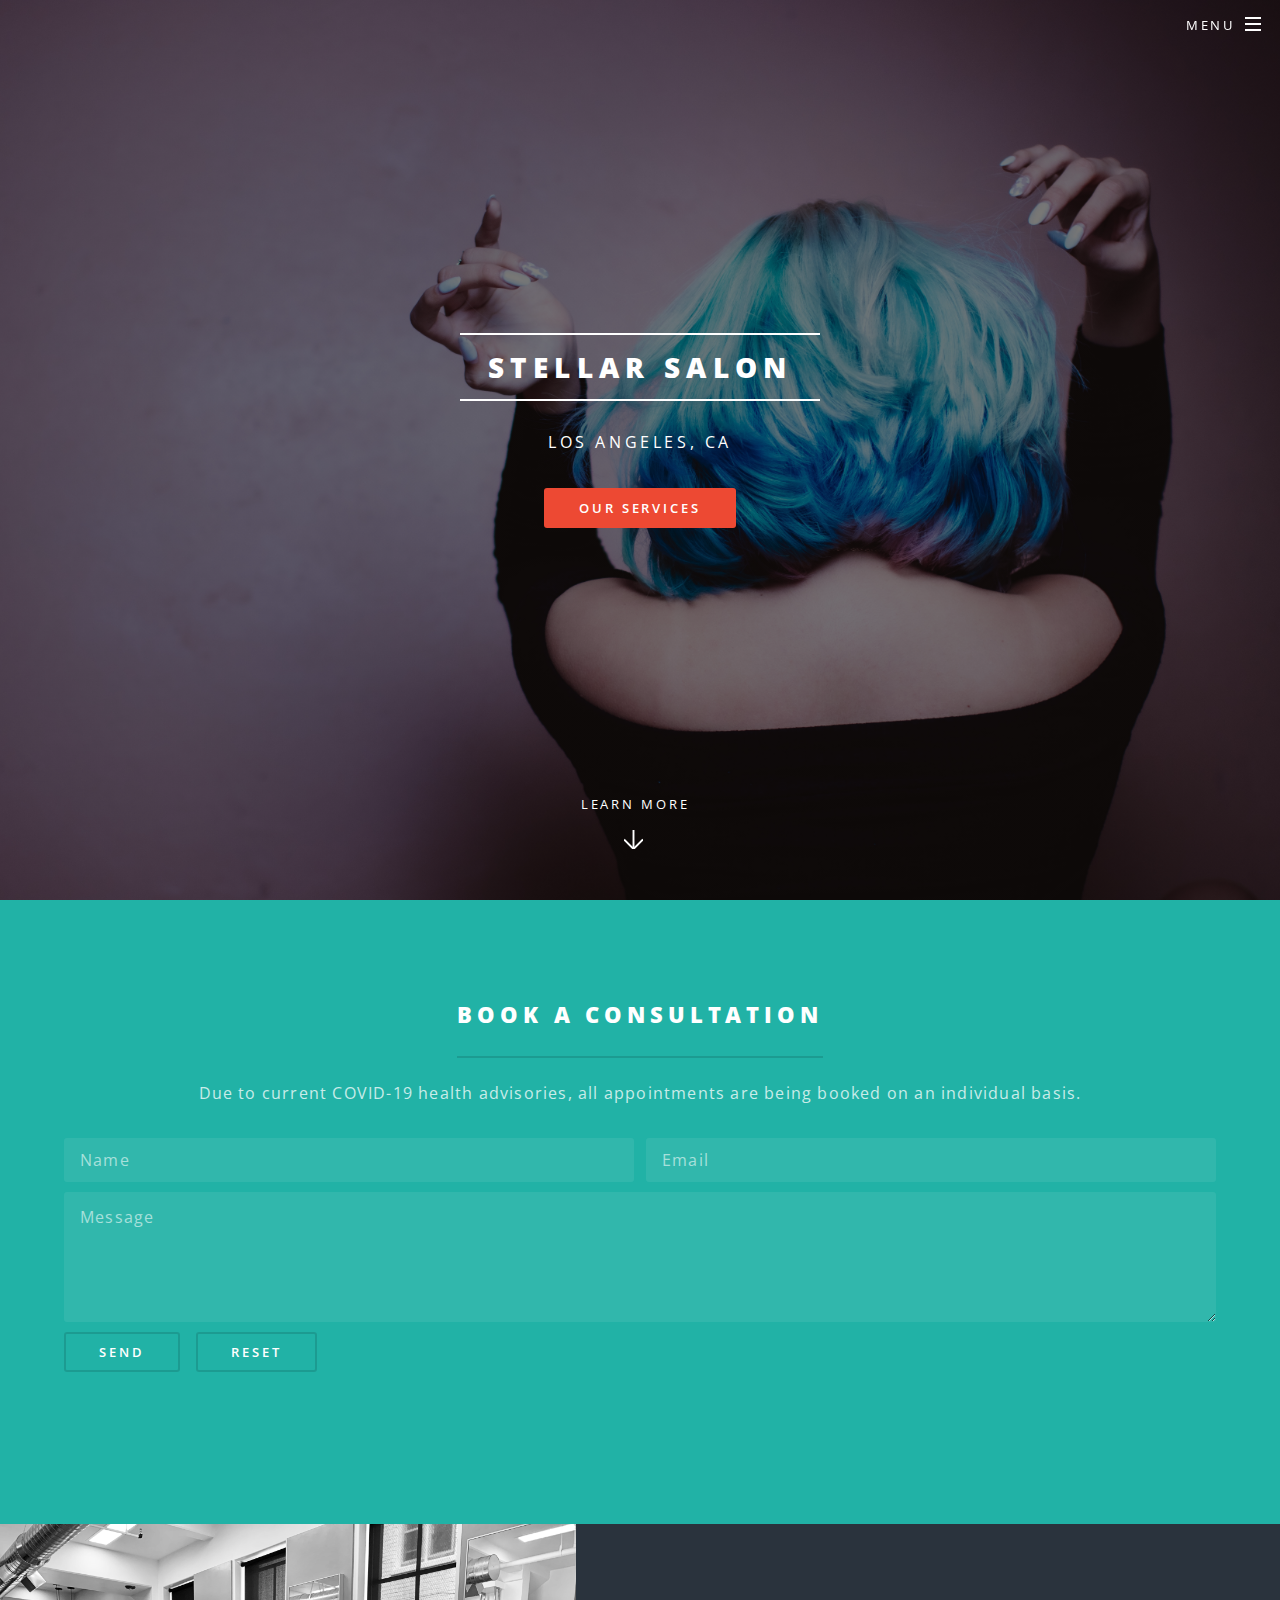
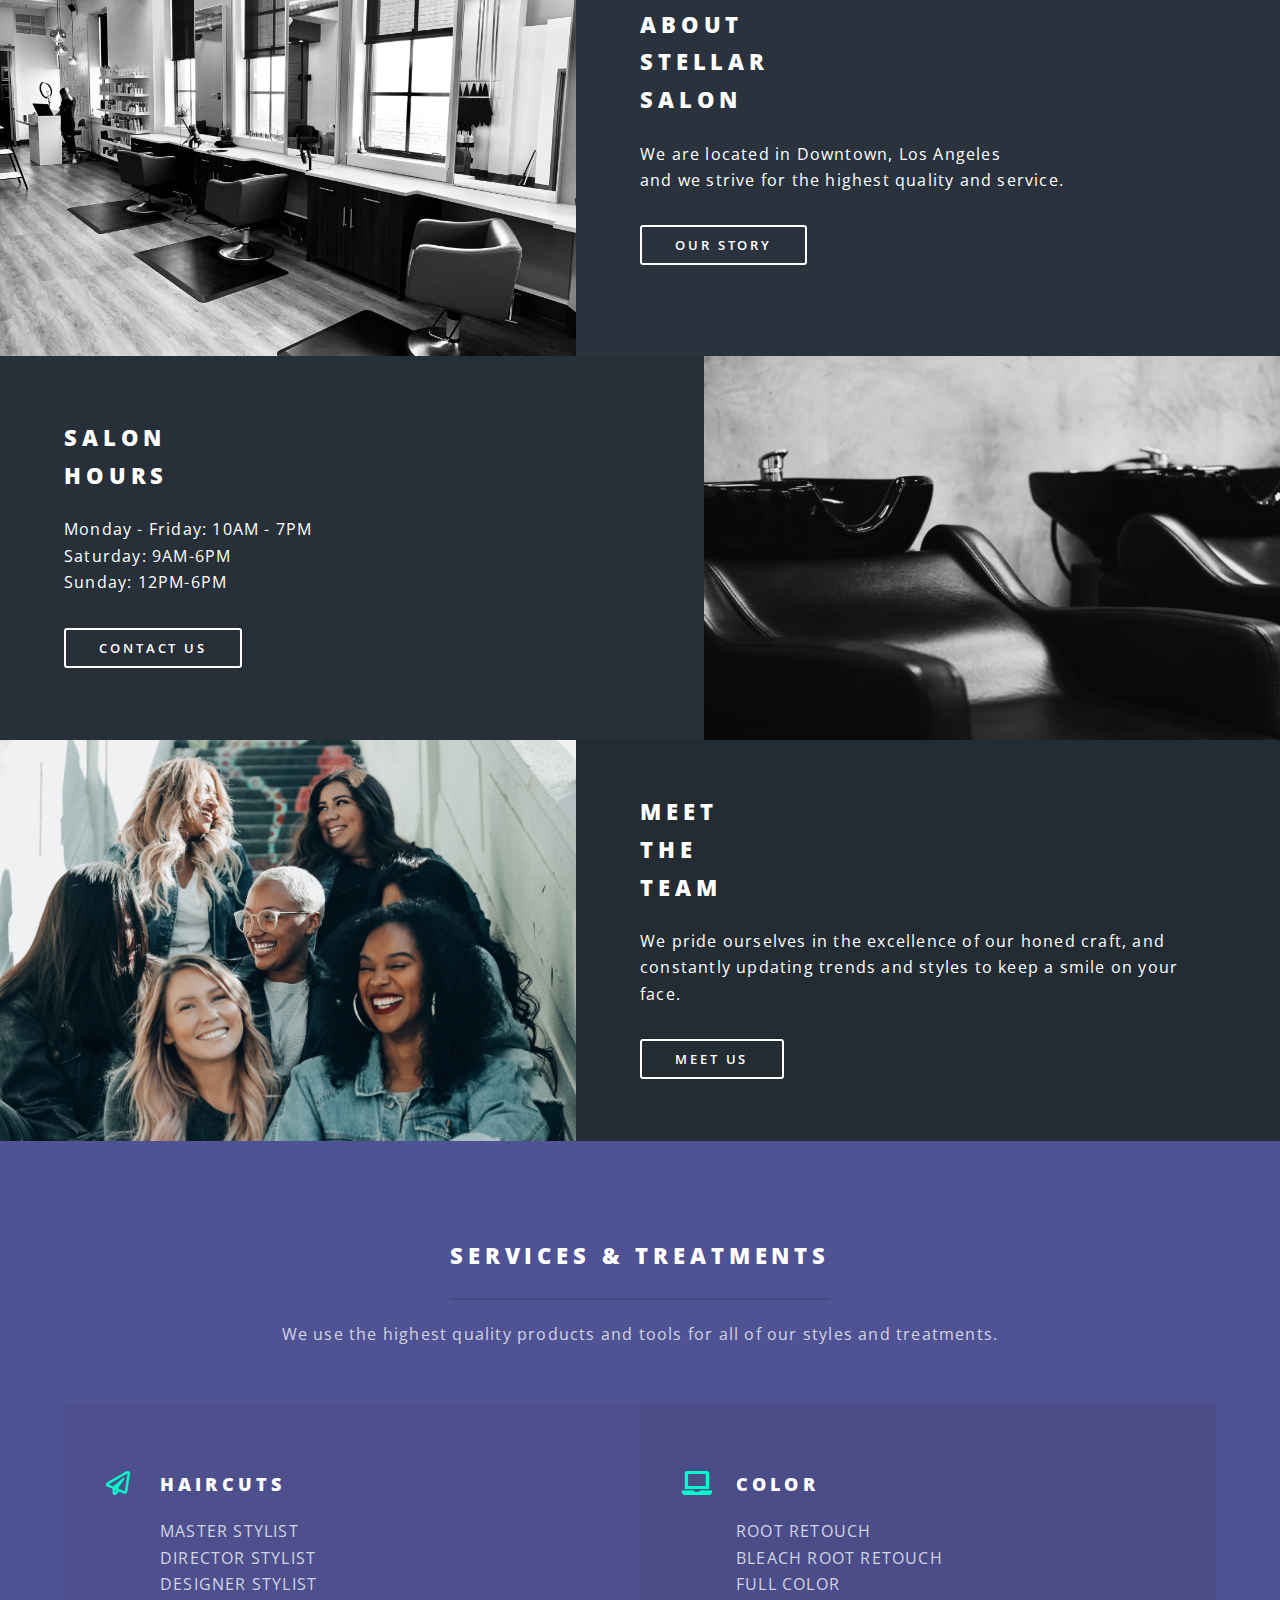
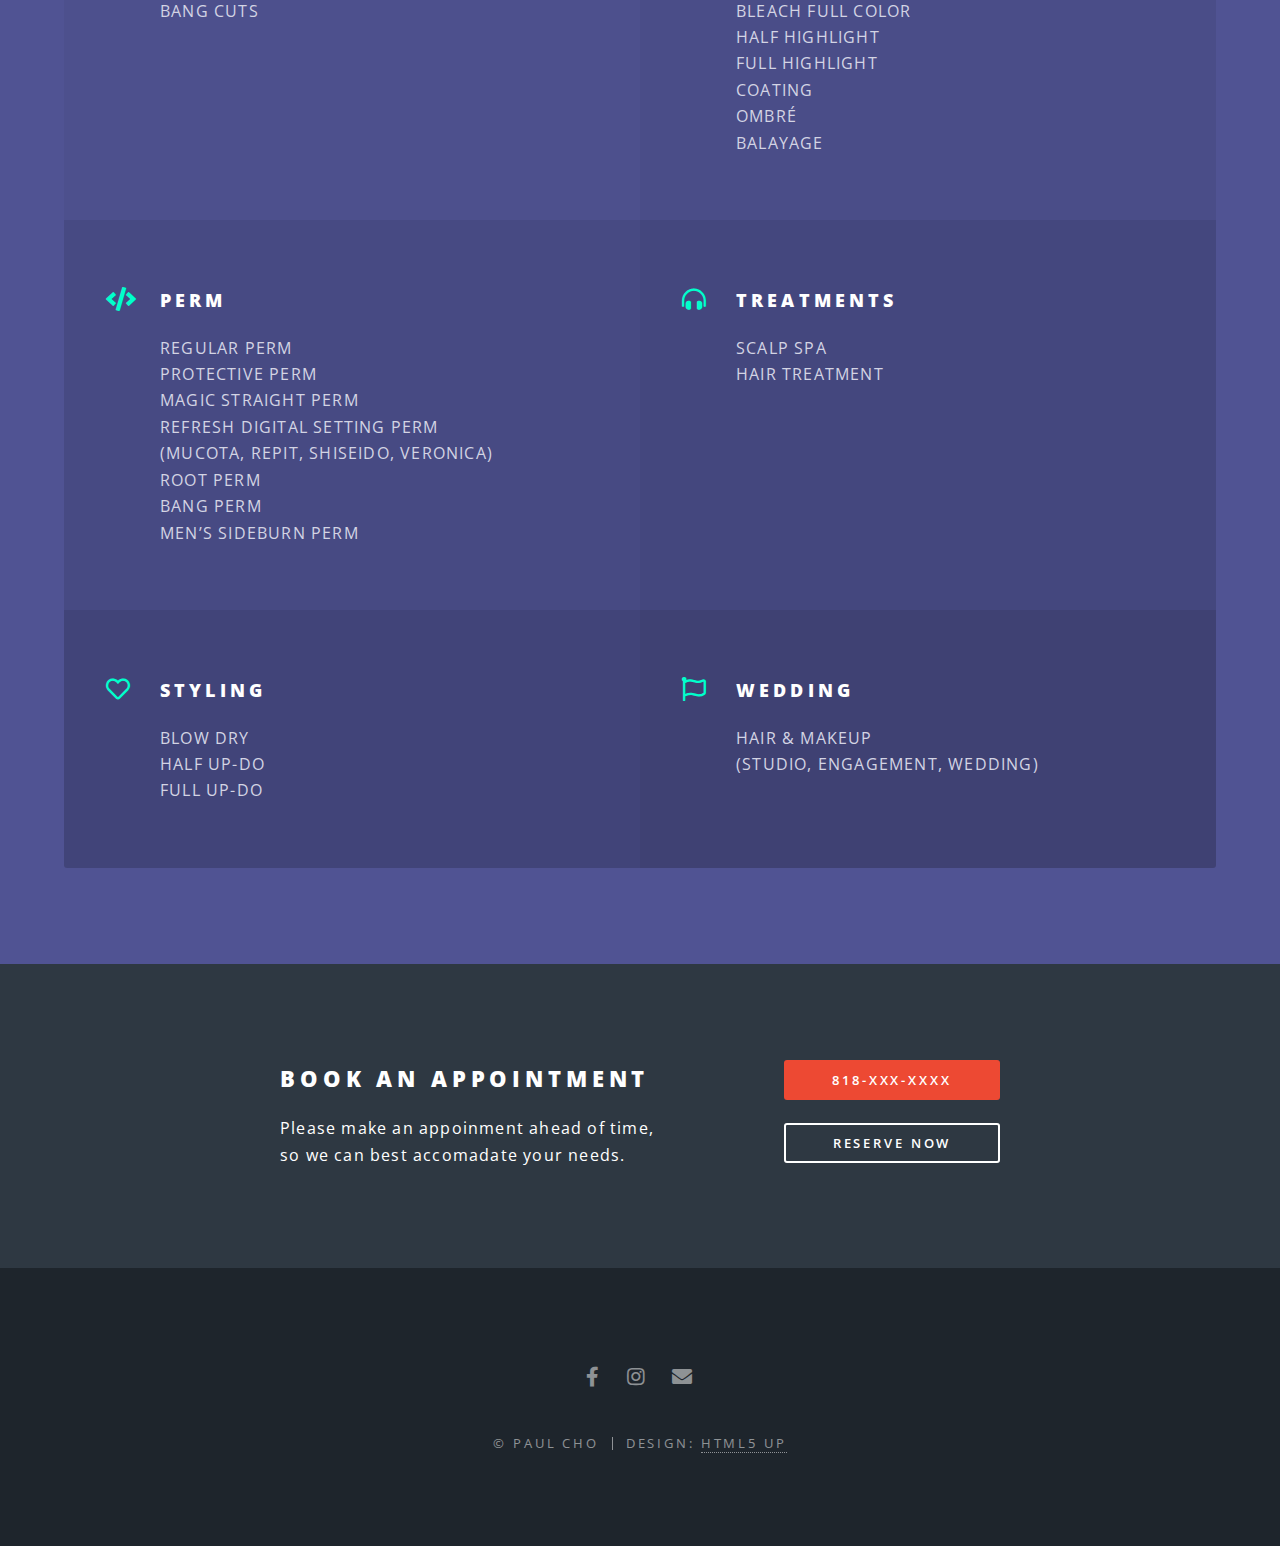
<file: appointments.html>
<!DOCTYPE HTML>
<!--
	Spectral by HTML5 UP
	html5up.net | @ajlkn
	Free for personal and commercial use under the CCA 3.0 license (html5up.net/license)
-->
<html>
	<head>
		<title>Stellar Salon</title>
		<meta charset="utf-8" />
		<meta name="viewport" content="width=device-width, initial-scale=1, user-scalable=no" />
		<link rel="stylesheet" href="assets/css/main.css" />
		<noscript><link rel="stylesheet" href="assets/css/noscript.css" /></noscript>
	</head>
	<body class="landing is-preload">

		<!-- Page Wrapper -->
			<div id="page-wrapper">

				<!-- Header -->
					<header id="header" class="alt">
						<h1><a href="index.html">Stellar</a></h1>
						<nav id="nav">
							<ul>
								<li class="special">
									<a href="#menu" class="menuToggle"><span>Menu</span></a>
									<div id="menu">
										<ul>
											<li><a href="index.html">Home</a></li>
											<li><a href="story.html">Our Story</a></li>
											<li><a href="appointments.html">Contact Us</a></li>
											<li><a href="team.html">The Team</a></li>
										</ul>
									</div>
								</li>
							</ul>
						</nav>
					</header>

				<!-- Banner -->
					<section id="banner">
						<div class="inner">
							<h2>Stellar Salon</h2>
							<p>Los Angeles, CA</p>
							<ul class="actions special">
								<li><a href="#three" class="button primary">Our Services</a></li>
							</ul>
						</div>
						<a href="#one" class="more scrolly">Learn More</a>
					</section>

				<!-- One -->
					<section id="one" class="wrapper style1 special">
						<div class="inner">
							<header class="major">
								<h2>Book a consultation</h2>
								<p>Due to current COVID-19 health advisories, all appointments are being booked on an individual basis.</p>
								<section>
									<form method="post" action="#">
										<div class="row gtr-50">
											<div class="col-6 col-12-small">
												<input type="text" name="name" id="contact-name" placeholder="Name" />
											</div>
											<div class="col-6 col-12-small">
												<input type="text" name="email" id="contact-email" placeholder="Email" />
											</div>
											<div class="col-12">
												<textarea name="message" id="contact-message" placeholder="Message" rows="4"></textarea>
											</div>
											<div class="col-12">
												<ul class="actions">
													<li><input type="submit" class="style1" value="Send" /></li>
													<li><input type="reset" class="style2" value="Reset" /></li>
												</ul>
											</div>
										</div>
									</form>
								</section>
							</header>
						</div>
					</section>
					

				<!-- Two -->
					<section id="two" class="wrapper alt style2">
						<section class="spotlight">
							<div class="image"><img src="images/pic01.jpg" alt="" /></div><div class="content">
								<h2>About <br> Stellar <br> Salon</h2>
								<p>We are located in Downtown, Los Angeles <br> and we strive for the highest quality and service. </p>
								<ul class="actions">
										<li><a href="story.html" class="button">Our Story</a></li>
									</ul>
							</div>
						</section>
						<section class="spotlight">
							<div class="image"><img src="images/pic02.jpg" alt="" /></div><div class="content">
								<h2>Salon <br> Hours</h2>
								<p>Monday - Friday: 10AM - 7PM <br>
								Saturday: 9AM-6PM <br>
								Sunday: 12PM-6PM</p>
								<ul class="actions">
										<li><a href="appointments.html" class="button">Contact Us</a></li>
									</ul>
							</div>
						</section>
						<section class="spotlight">
							<div class="image"><img src="images/pic03.jpg" alt="" /></div><div class="content">
								<h2>Meet <br> the <br> team</h2>
								<p>We pride ourselves in the excellence of our honed craft, and constantly updating trends and styles to keep a smile on your face.</p>
								<ul class="actions">
									<li><a href="team.html" class="button">Meet Us</a></li>
								</ul>
							</div>
						</section>
					</section>

				<!-- Three -->
					<section id="three" class="wrapper style3 special">
						<div class="inner">
							<header class="major">
								<h2>services & treatments</h2>
								<p>We use the highest quality products and tools for all of our styles and treatments.</p>
							</header>
							<ul class="features">
								<li class="icon fa-paper-plane">
									<h3>haircuts</h3>
									<p>MASTER STYLIST <br>
										DIRECTOR STYLIST <br>
										DESIGNER STYLIST <br>
										BANG CUTS</p>
								</li>
								<li class="icon solid fa-laptop">
									<h3>color</h3>
									<p>ROOT RETOUCH <br>
										BLEACH ROOT RETOUCH <br>
										FULL COLOR <br>
										BLEACH FULL COLOR <br>
										HALF HIGHLIGHT <br>
										FULL HIGHLIGHT <br>
										COATING <br>
										OMBRÉ <br>
										BALAYAGE </p>
								</li>
								<li class="icon solid fa-code">
									<h3>perm</h3>
									<p>REGULAR PERM <br>
										PROTECTIVE PERM <br>
										MAGIC STRAIGHT PERM <br>
										REFRESH DIGITAL SETTING PERM <br>
										(MUCOTA, REPIT, SHISEIDO, VERONICA) <br>
										ROOT PERM <br>
										BANG PERM <br>
										MEN’S SIDEBURN PERM</p>
								</li>
								<li class="icon solid fa-headphones-alt">
									<h3>treatments</h3>
									<p>SCALP SPA <br>
										HAIR TREATMENT</p>
								</li>
								<li class="icon fa-heart">
									<h3>styling</h3>
									<p>BLOW DRY <br>
										HALF UP-DO <br>
										FULL UP-DO</p>
								</li>
								<li class="icon fa-flag">
									<h3>wedding</h3>
									<p>HAIR & MAKEUP <br>
										(STUDIO, ENGAGEMENT, WEDDING)</p>
								</li>
							</ul>
						</div>
					</section>

				<!-- CTA -->
					<section id="cta" class="wrapper style4">
						<div class="inner">
							<header>
								<h2>Book an Appointment</h2>
								<p>Please make an appoinment ahead of time, <br> so we can best accomadate your needs.</p>
							</header>
							<ul class="actions stacked">
								<li><a href="#" class="button fit primary">818-XXX-XXXX</a></li>
								<li><a href="#" class="button fit">Reserve Now</a></li>
							</ul>
						</div>
					</section>

				<!-- Footer -->
					<footer id="footer">
						<ul class="icons">
							<li><a href="#" class="icon brands fa-facebook-f"><span class="label">Facebook</span></a></li>
							<li><a href="#" class="icon brands fa-instagram"><span class="label">Instagram</span></a></li>
							<li><a href="#" class="icon solid fa-envelope"><span class="label">Email</span></a></li>
						</ul>
						<ul class="copyright">
							<li>&copy; Paul Cho</li><li>Design: <a href="http://html5up.net">HTML5 UP</a></li>
						</ul>
					</footer>

			</div>

		<!-- Scripts -->
			<script src="assets/js/jquery.min.js"></script>
			<script src="assets/js/jquery.scrollex.min.js"></script>
			<script src="assets/js/jquery.scrolly.min.js"></script>
			<script src="assets/js/browser.min.js"></script>
			<script src="assets/js/breakpoints.min.js"></script>
			<script src="assets/js/util.js"></script>
			<script src="assets/js/main.js"></script>

	</body>
</html>
</file>
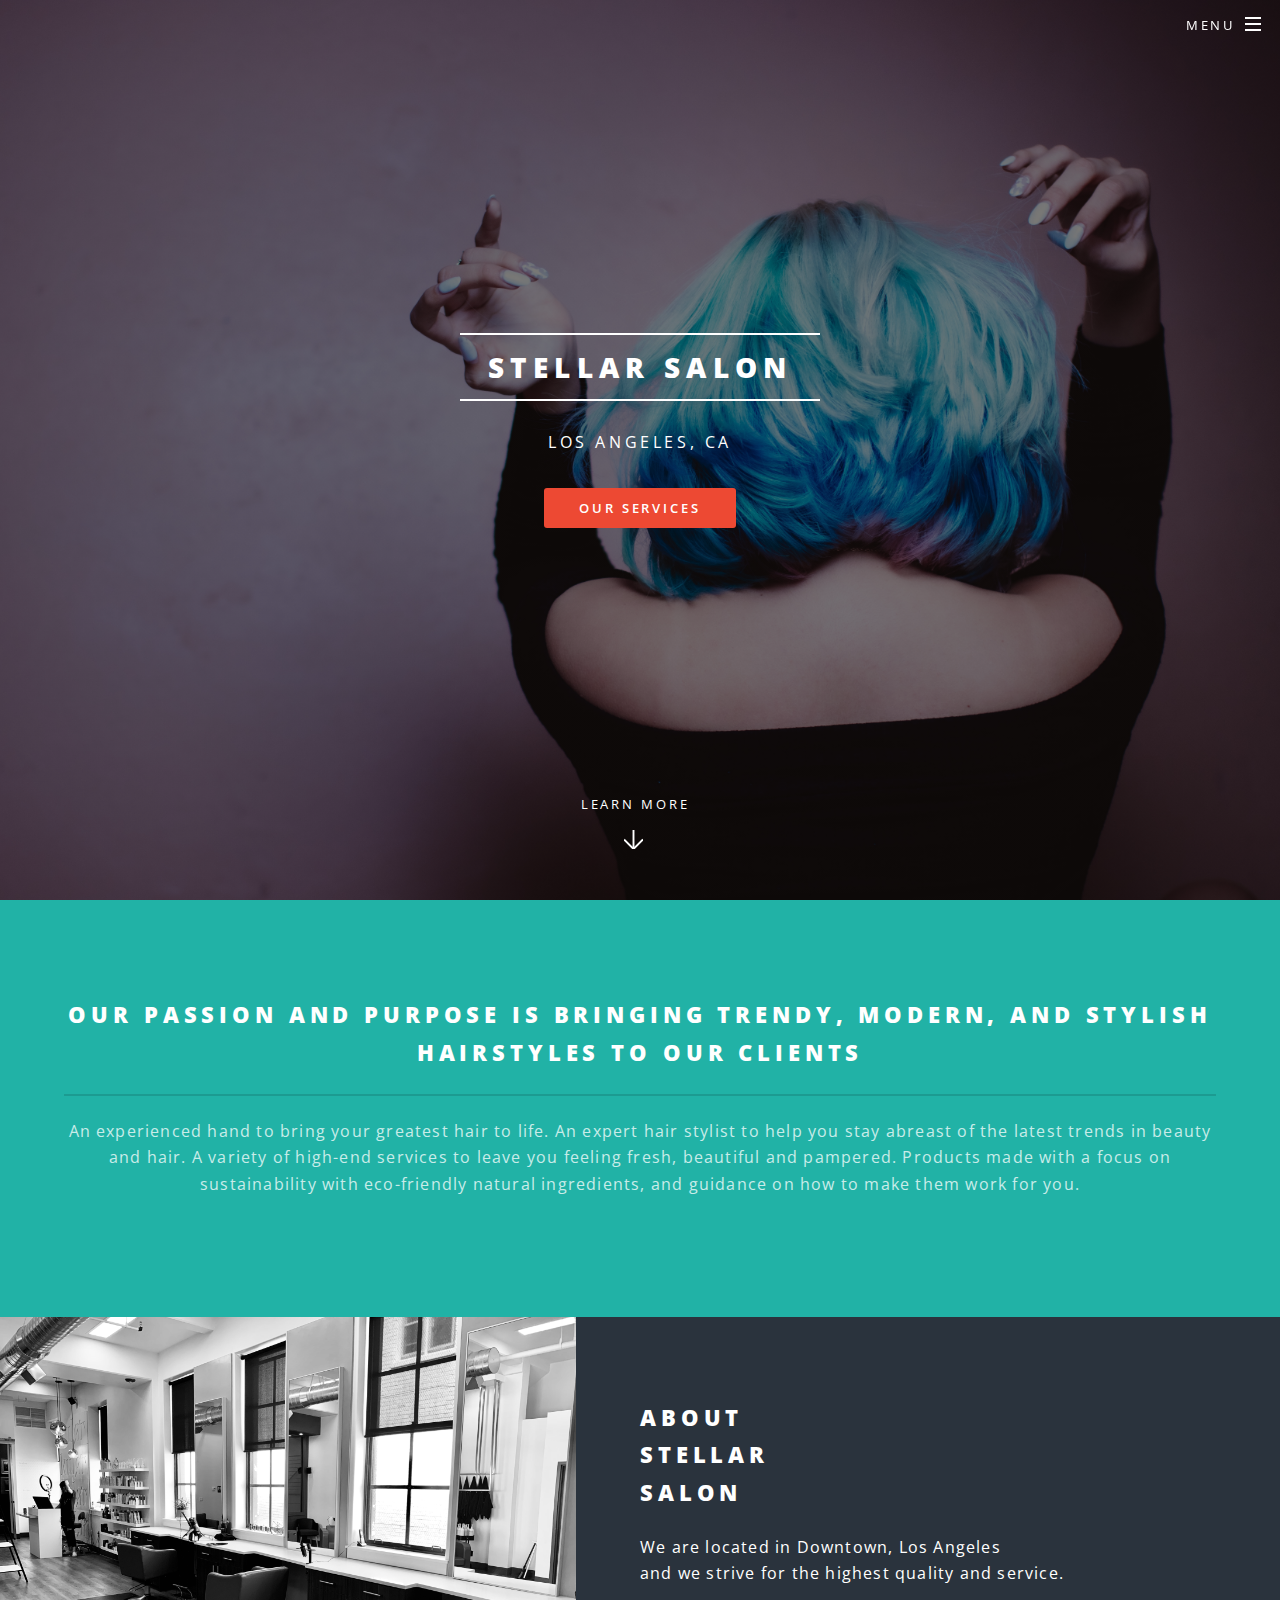
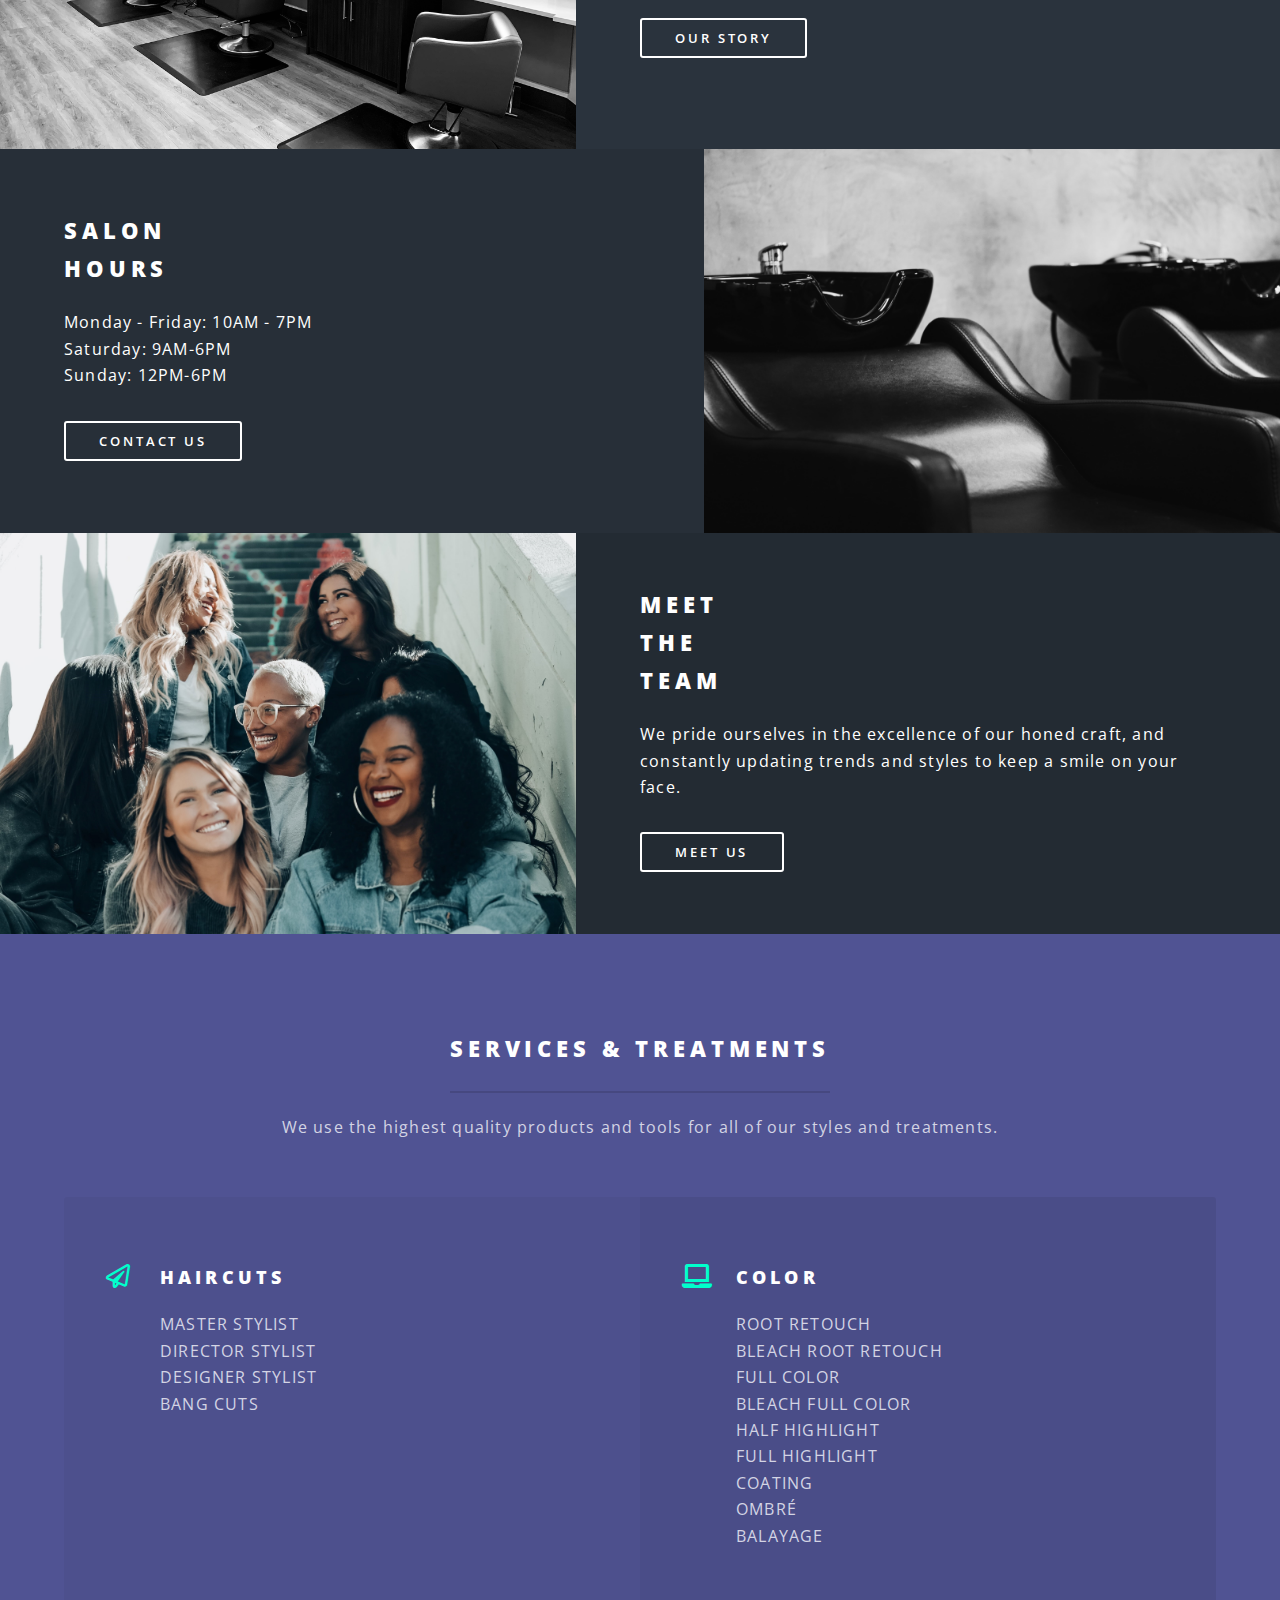
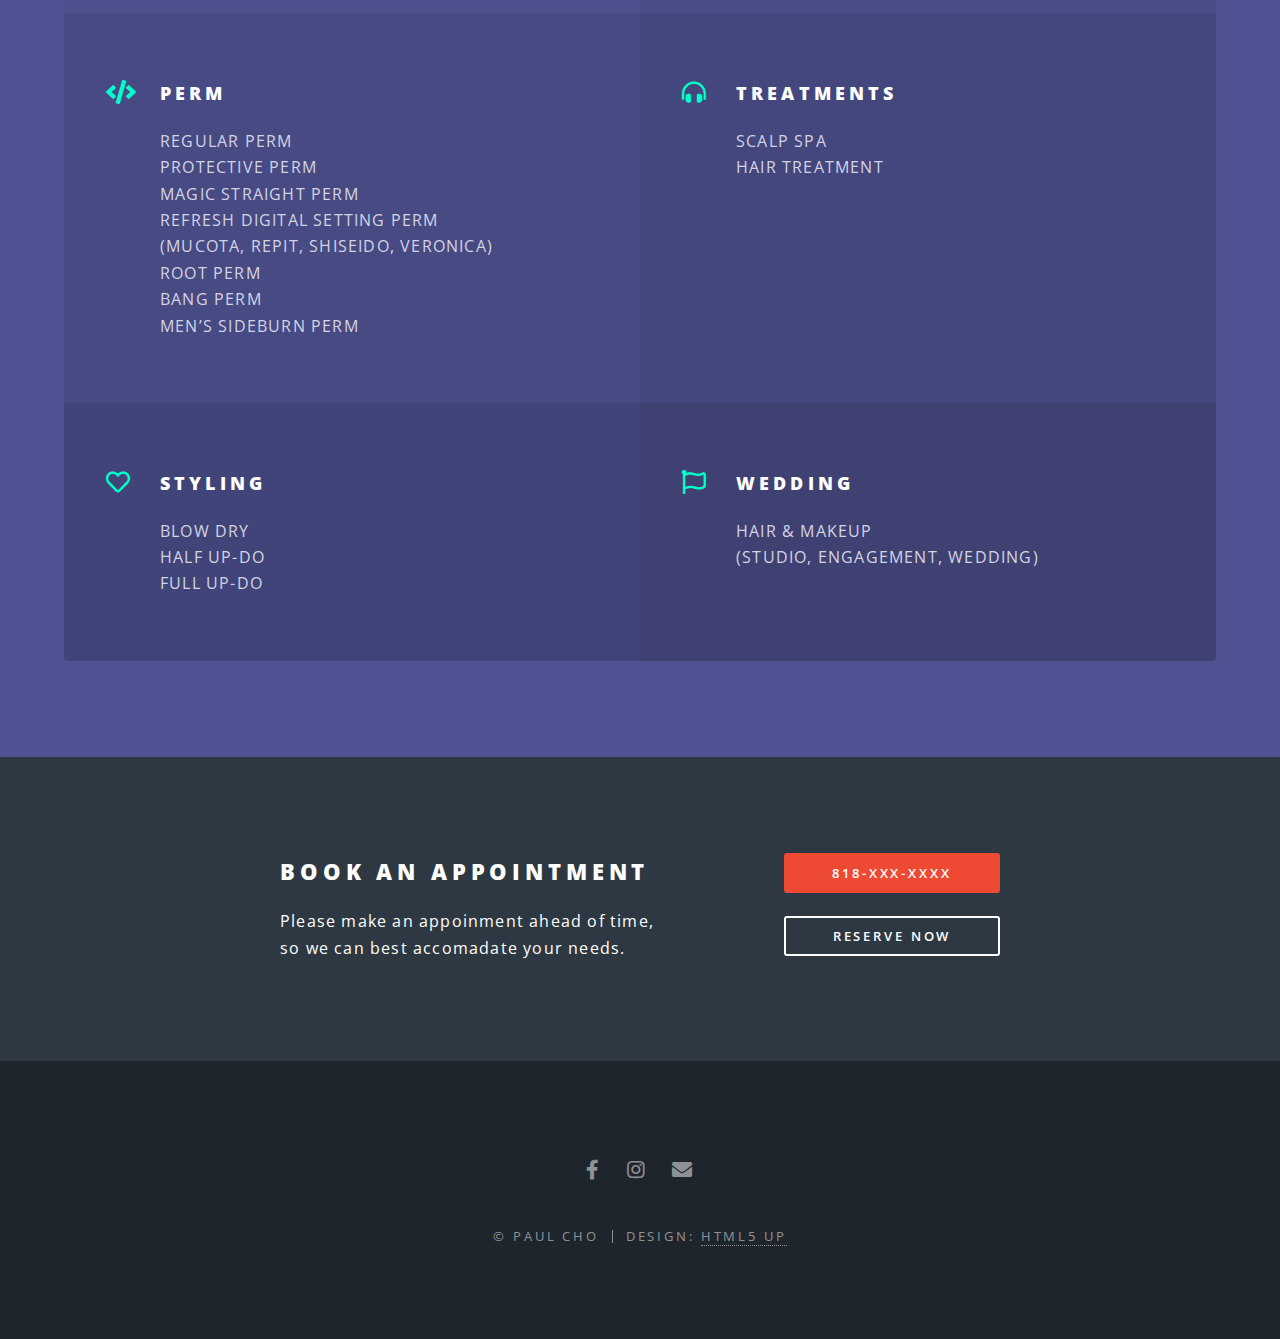
<file: story.html>
<!DOCTYPE HTML>
<!--
	Spectral by HTML5 UP
	html5up.net | @ajlkn
	Free for personal and commercial use under the CCA 3.0 license (html5up.net/license)
-->
<html>
	<head>
		<title>Stellar Salon</title>
		<meta charset="utf-8" />
		<meta name="viewport" content="width=device-width, initial-scale=1, user-scalable=no" />
		<link rel="stylesheet" href="assets/css/main.css" />
		<noscript><link rel="stylesheet" href="assets/css/noscript.css" /></noscript>
	</head>
	<body class="landing is-preload">

		<!-- Page Wrapper -->
			<div id="page-wrapper">

				<!-- Header -->
					<header id="header" class="alt">
						<h1><a href="index.html">Stellar</a></h1>
						<nav id="nav">
							<ul>
								<li class="special">
									<a href="#menu" class="menuToggle"><span>Menu</span></a>
									<div id="menu">
										<ul>
											<li><a href="index.html">Home</a></li>
											<li><a href="story.html">Our Story</a></li>
											<li><a href="appointments.html">Contact Us</a></li>
                                            <li><a href="team.html">The Team</a></li>
										</ul>
									</div>
								</li>
							</ul>
						</nav>
					</header>

				<!-- Banner -->
					<section id="banner">
						<div class="inner">
							<h2>Stellar Salon</h2>
							<p>Los Angeles, CA</p>
							<ul class="actions special">
								<li><a href="#three" class="button primary">Our Services</a></li>
							</ul>
						</div>
						<a href="#one" class="more scrolly">Learn More</a>
					</section>

				<!-- One -->
					<section id="one" class="wrapper style1 special">
						<div class="inner">
							<header class="major">
                                <h2>Our passion and purpose is bringing trendy, modern, and stylish hairstyles to our clients</h2>
                                <p>An experienced hand to bring your greatest hair to life. An expert hair stylist to help you stay abreast of the latest trends in beauty and hair. A variety of high-end services to leave you feeling fresh, beautiful and pampered. Products made with a focus on sustainability with eco-friendly natural ingredients, and guidance on how to make them work for you.</p>
							</header>
						</div>
					</section>
					

				<!-- Two -->
					<section id="two" class="wrapper alt style2">
						<section class="spotlight">
							<div class="image"><img src="images/pic01.jpg" alt="" /></div><div class="content">
								<h2>About <br> Stellar <br> Salon</h2>
								<p>We are located in Downtown, Los Angeles <br> and we strive for the highest quality and service. </p>
								<ul class="actions">
										<li><a href="story.html" class="button">Our Story</a></li>
									</ul>
							</div>
						</section>
						<section class="spotlight">
							<div class="image"><img src="images/pic02.jpg" alt="" /></div><div class="content">
								<h2>Salon <br> Hours</h2>
								<p>Monday - Friday: 10AM - 7PM <br>
								Saturday: 9AM-6PM <br>
								Sunday: 12PM-6PM</p>
								<ul class="actions">
										<li><a href="appointments.html" class="button">Contact Us</a></li>
									</ul>
							</div>
						</section>
						<section class="spotlight">
							<div class="image"><img src="images/pic03.jpg" alt="" /></div><div class="content">
								<h2>Meet <br> the <br> team</h2>
								<p>We pride ourselves in the excellence of our honed craft, and constantly updating trends and styles to keep a smile on your face.</p>
								<ul class="actions">
									<li><a href="team.html" class="button">Meet Us</a></li>
								</ul>
							</div>
						</section>
					</section>

				<!-- Three -->
					<section id="three" class="wrapper style3 special">
						<div class="inner">
							<header class="major">
								<h2>services & treatments</h2>
								<p>We use the highest quality products and tools for all of our styles and treatments.</p>
							</header>
							<ul class="features">
								<li class="icon fa-paper-plane">
									<h3>haircuts</h3>
									<p>MASTER STYLIST <br>
										DIRECTOR STYLIST <br>
										DESIGNER STYLIST <br>
										BANG CUTS</p>
								</li>
								<li class="icon solid fa-laptop">
									<h3>color</h3>
									<p>ROOT RETOUCH <br>
										BLEACH ROOT RETOUCH <br>
										FULL COLOR <br>
										BLEACH FULL COLOR <br>
										HALF HIGHLIGHT <br>
										FULL HIGHLIGHT <br>
										COATING <br>
										OMBRÉ <br>
										BALAYAGE </p>
								</li>
								<li class="icon solid fa-code">
									<h3>perm</h3>
									<p>REGULAR PERM <br>
										PROTECTIVE PERM <br>
										MAGIC STRAIGHT PERM <br>
										REFRESH DIGITAL SETTING PERM <br>
										(MUCOTA, REPIT, SHISEIDO, VERONICA) <br>
										ROOT PERM <br>
										BANG PERM <br>
										MEN’S SIDEBURN PERM</p>
								</li>
								<li class="icon solid fa-headphones-alt">
									<h3>treatments</h3>
									<p>SCALP SPA <br>
										HAIR TREATMENT</p>
								</li>
								<li class="icon fa-heart">
									<h3>styling</h3>
									<p>BLOW DRY <br>
										HALF UP-DO <br>
										FULL UP-DO</p>
								</li>
								<li class="icon fa-flag">
									<h3>wedding</h3>
									<p>HAIR & MAKEUP <br>
										(STUDIO, ENGAGEMENT, WEDDING)</p>
								</li>
							</ul>
						</div>
					</section>

				<!-- CTA -->
					<section id="cta" class="wrapper style4">
						<div class="inner">
							<header>
								<h2>Book an Appointment</h2>
								<p>Please make an appoinment ahead of time, <br> so we can best accomadate your needs.</p>
							</header>
							<ul class="actions stacked">
								<li><a href="#" class="button fit primary">818-XXX-XXXX</a></li>
								<li><a href="#" class="button fit">Reserve Now</a></li>
							</ul>
						</div>
					</section>

				<!-- Footer -->
					<footer id="footer">
						<ul class="icons">
							<li><a href="#" class="icon brands fa-facebook-f"><span class="label">Facebook</span></a></li>
							<li><a href="#" class="icon brands fa-instagram"><span class="label">Instagram</span></a></li>
							<li><a href="#" class="icon solid fa-envelope"><span class="label">Email</span></a></li>
						</ul>
						<ul class="copyright">
							<li>&copy; Paul Cho</li><li>Design: <a href="http://html5up.net">HTML5 UP</a></li>
						</ul>
					</footer>

			</div>

		<!-- Scripts -->
			<script src="assets/js/jquery.min.js"></script>
			<script src="assets/js/jquery.scrollex.min.js"></script>
			<script src="assets/js/jquery.scrolly.min.js"></script>
			<script src="assets/js/browser.min.js"></script>
			<script src="assets/js/breakpoints.min.js"></script>
			<script src="assets/js/util.js"></script>
			<script src="assets/js/main.js"></script>

	</body>
</html>
</file>
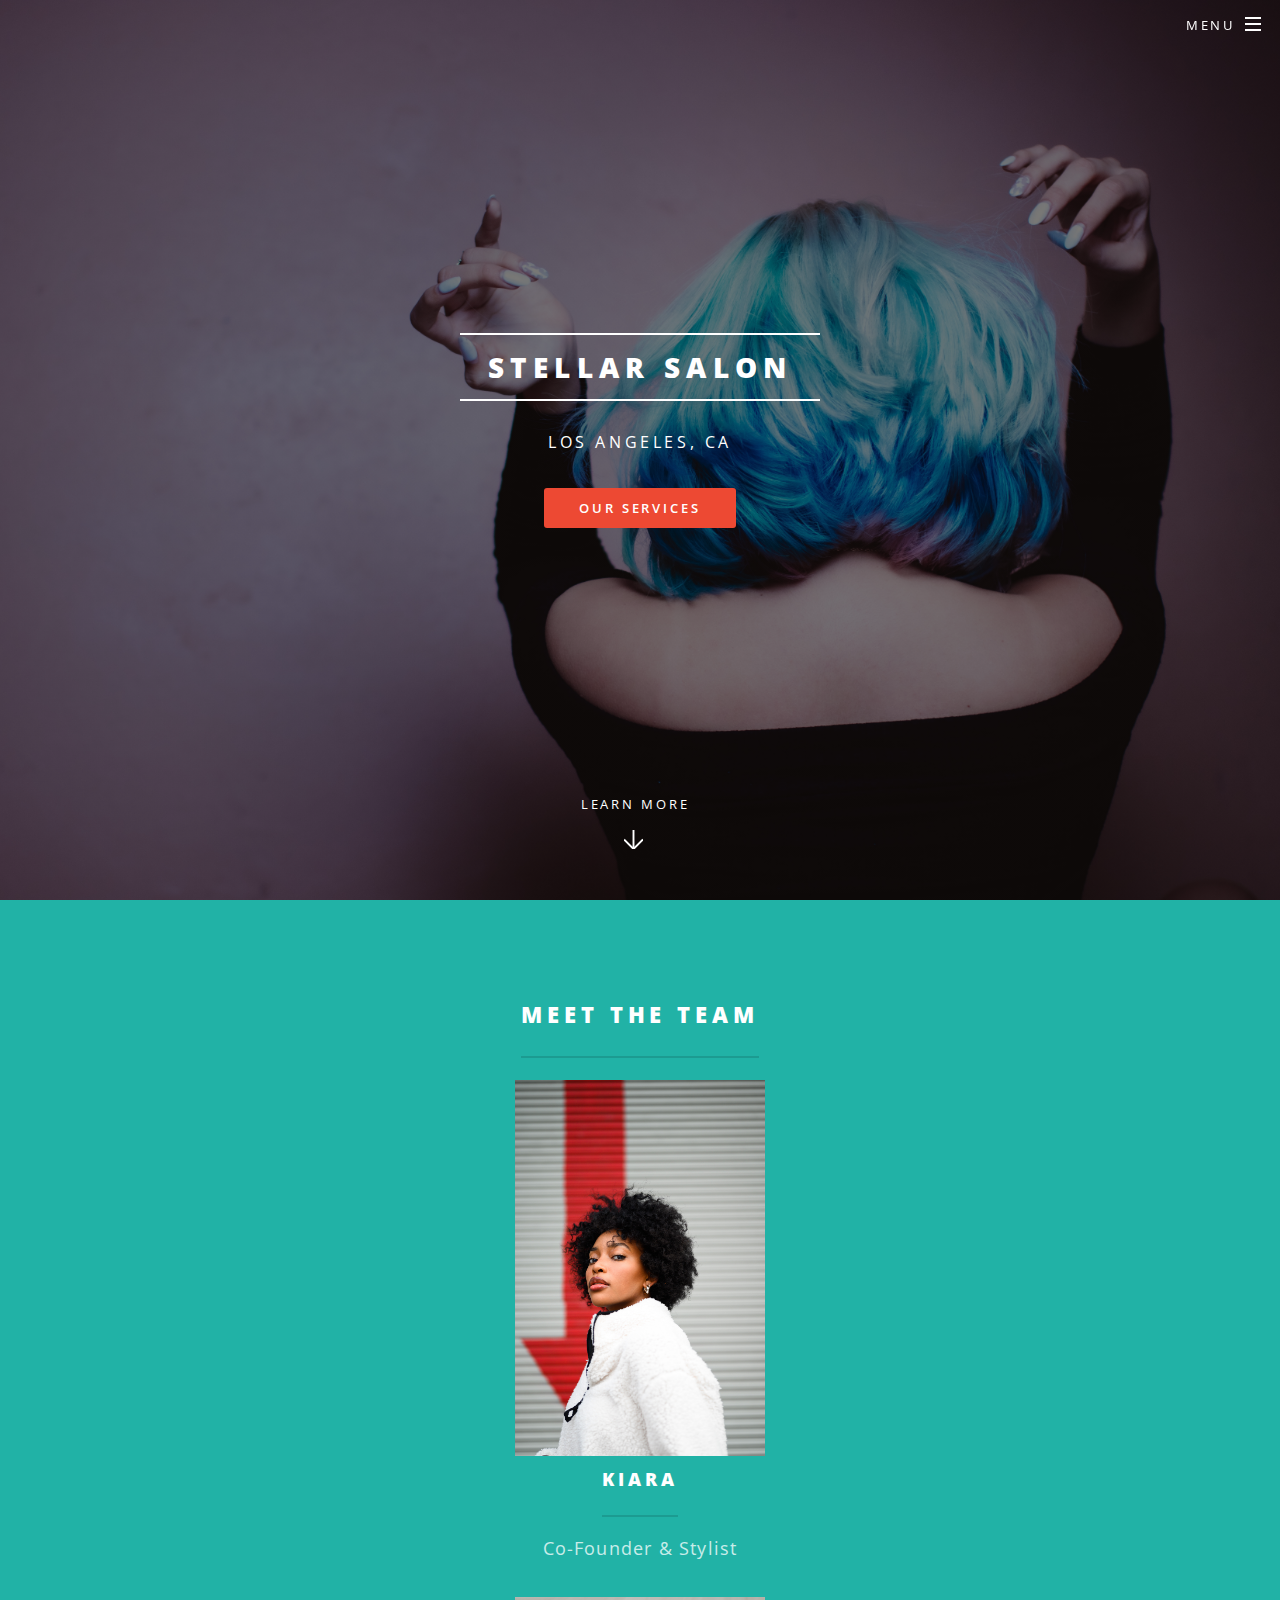
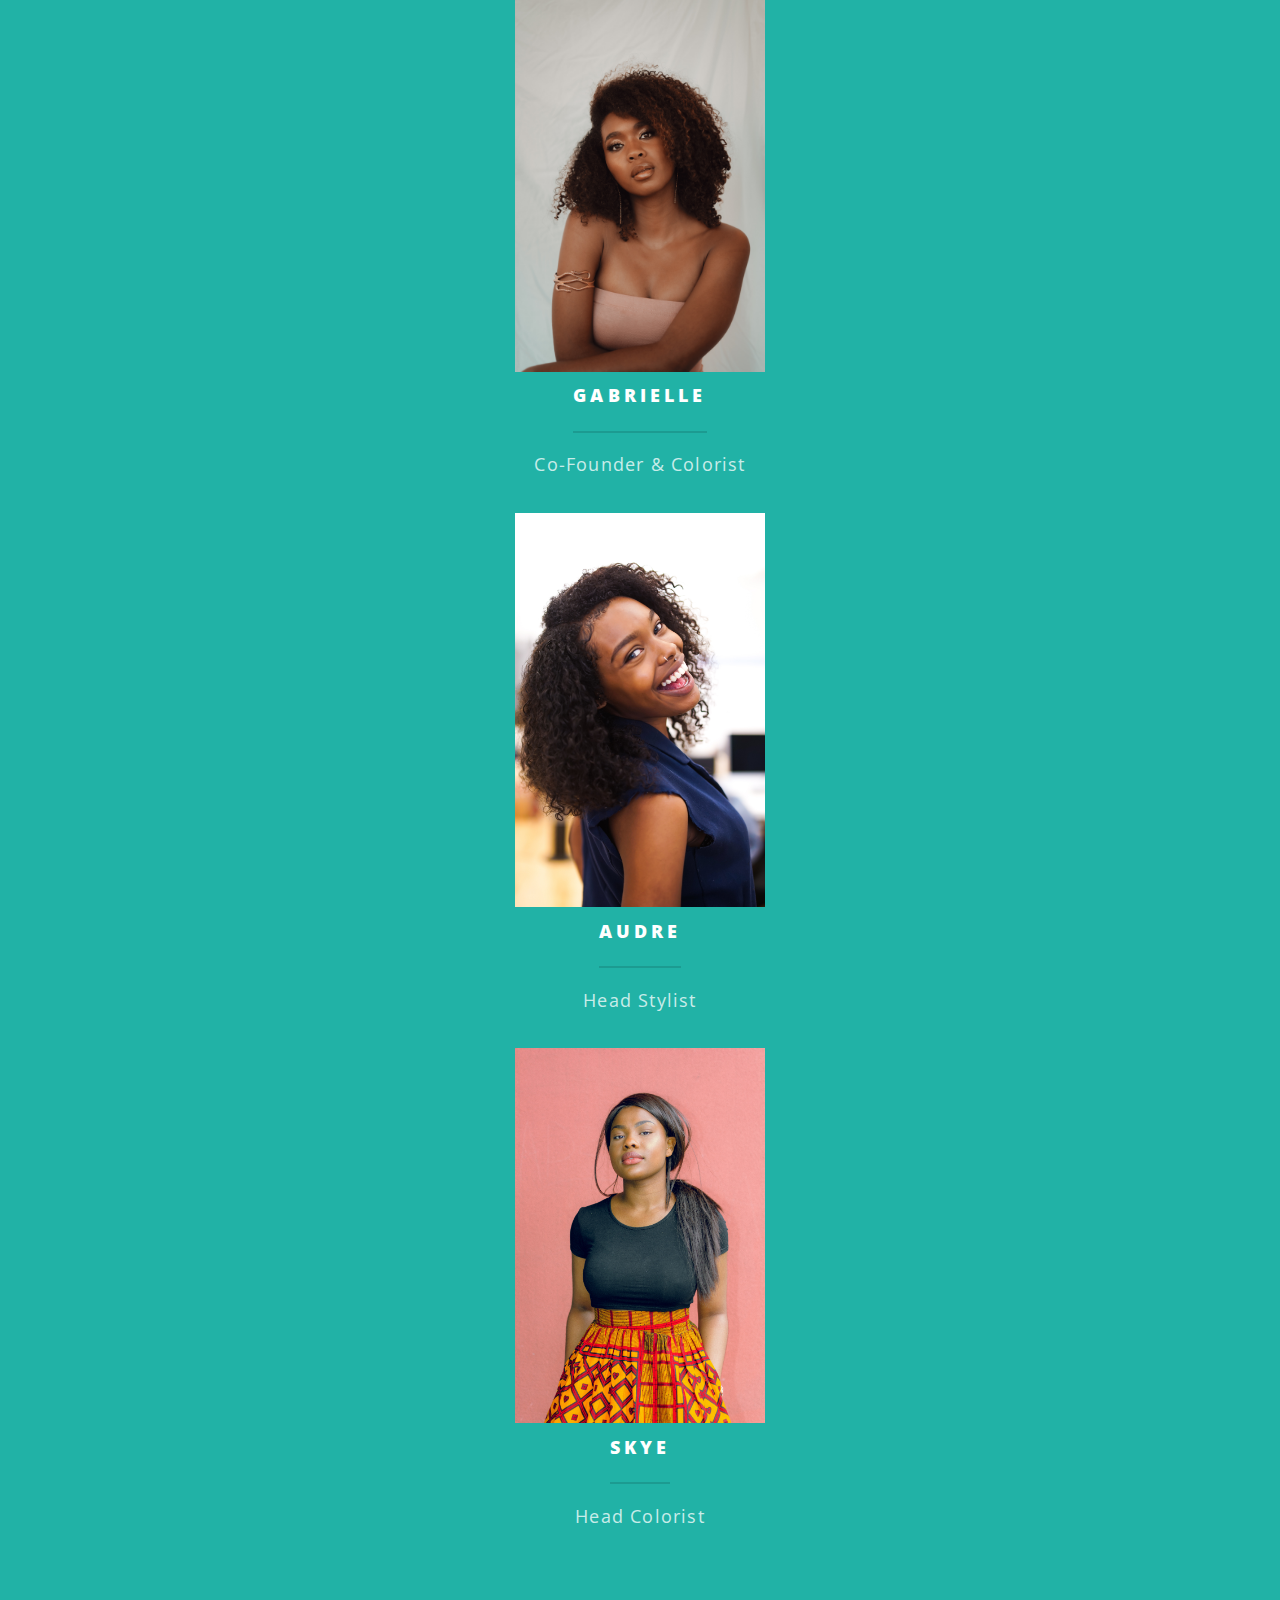
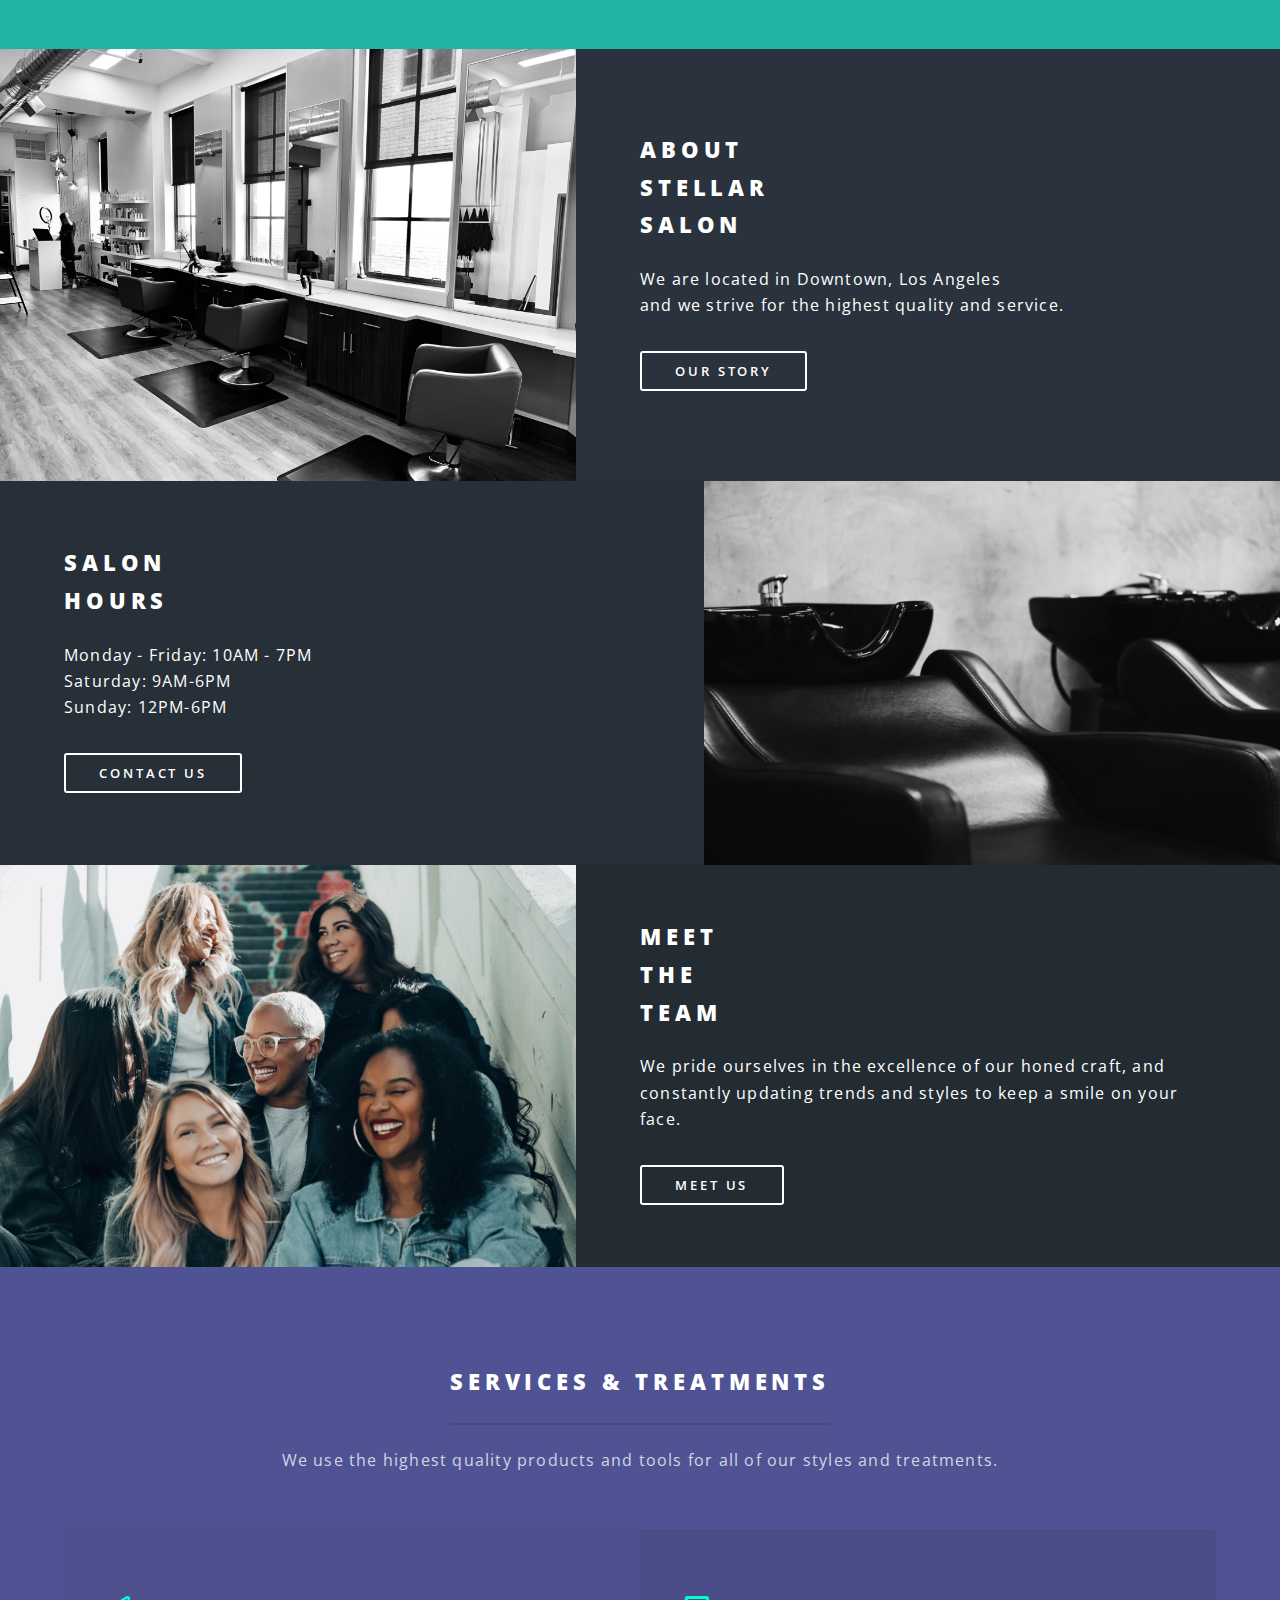
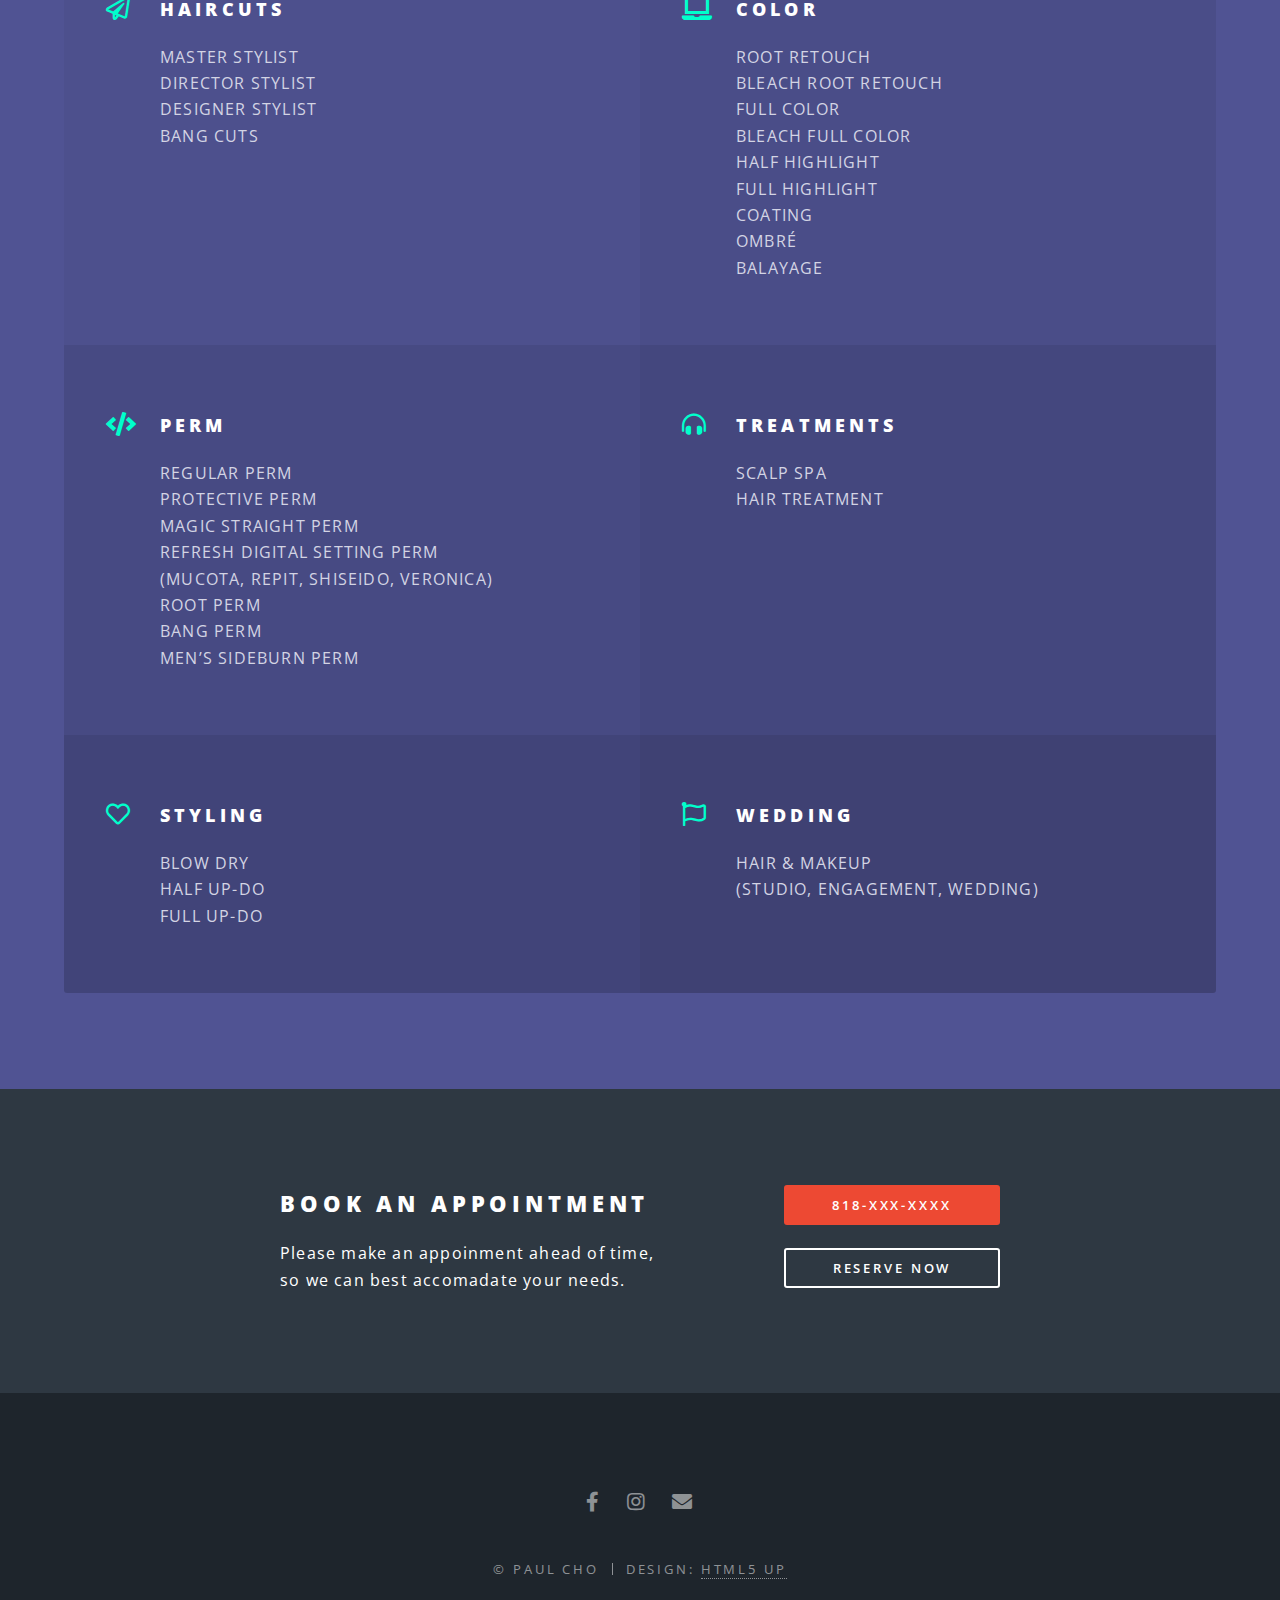
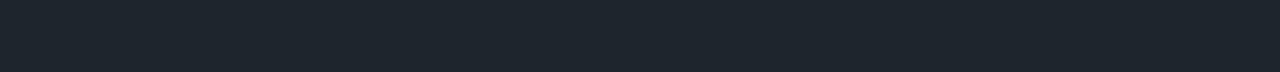
<file: team.html>
<!DOCTYPE HTML>
<!--
	Spectral by HTML5 UP
	html5up.net | @ajlkn
	Free for personal and commercial use under the CCA 3.0 license (html5up.net/license)
-->
<html>
	<head>
		<title>Stellar Salon</title>
		<meta charset="utf-8" />
		<meta name="viewport" content="width=device-width, initial-scale=1, user-scalable=no" />
		<link rel="stylesheet" href="assets/css/main.css" />
		<noscript><link rel="stylesheet" href="assets/css/noscript.css" /></noscript>
	</head>
	<body class="landing is-preload">

		<!-- Page Wrapper -->
			<div id="page-wrapper">

				<!-- Header -->
					<header id="header" class="alt">
						<h1><a href="index.html">Stellar</a></h1>
						<nav id="nav">
							<ul>
								<li class="special">
									<a href="#menu" class="menuToggle"><span>Menu</span></a>
									<div id="menu">
										<ul>
											<li><a href="index.html">Home</a></li>
											<li><a href="story.html">Our Story</a></li>
											<li><a href="appointments.html">Contact Us</a></li>
                                            <li><a href="team.html">The Team</a></li>
										</ul>
									</div>
								</li>
							</ul>
						</nav>
					</header>

				<!-- Banner -->
					<section id="banner">
						<div class="inner">
							<h2>Stellar Salon</h2>
							<p>Los Angeles, CA</p>
							<ul class="actions special">
								<li><a href="#three" class="button primary">Our Services</a></li>
							</ul>
						</div>
						<a href="#one" class="more scrolly">Learn More</a>
					</section>

				<!-- One -->
					<section id="one" class="wrapper style1 special">
						<div class="inner">
							<header class="major">
                               <h2>Meet the Team</h2>
                                <div class="team"><img src="images/pic06.jpg" alt=""></div><div class="content"></div>
                                <h3>Kiara</h3>
                                <p>Co-Founder & Stylist</p>
                                <div class="team"><img src="images/pic08.jpg" alt=""></div><div class="content"></div>
                                <h3>Gabrielle</h3>
                                <p>Co-Founder & Colorist</p>
                                <div class="team"><img src="images/pic09.jpg" alt=""></div><div class="content"></div>
                                <h3>Audre</h3>
                                <p>Head Stylist</p>
                                <div class="team"><img src="images/pic10.jpg" alt=""></div><div class="content"></div>
                                <h3>Skye</h3>
                                <p>Head Colorist</p>
							</header>
						</div>
					</section>
					

				<!-- Two -->
					<section id="two" class="wrapper alt style2">
						<section class="spotlight">
							<div class="image"><img src="images/pic01.jpg" alt="" /></div><div class="content">
								<h2>About <br> Stellar <br> Salon</h2>
								<p>We are located in Downtown, Los Angeles <br> and we strive for the highest quality and service. </p>
								<ul class="actions">
										<li><a href="story.html" class="button">Our Story</a></li>
									</ul>
							</div>
						</section>
						<section class="spotlight">
							<div class="image"><img src="images/pic02.jpg" alt="" /></div><div class="content">
								<h2>Salon <br> Hours</h2>
								<p>Monday - Friday: 10AM - 7PM <br>
								Saturday: 9AM-6PM <br>
								Sunday: 12PM-6PM</p>
								<ul class="actions">
										<li><a href="appointments.html" class="button">Contact Us</a></li>
									</ul>
							</div>
						</section>
						<section class="spotlight">
							<div class="image"><img src="images/pic03.jpg" alt="" /></div><div class="content">
								<h2>Meet <br> the <br> team</h2>
								<p>We pride ourselves in the excellence of our honed craft, and constantly updating trends and styles to keep a smile on your face.</p>
								<ul class="actions">
									<li><a href="team.html" class="button">Meet Us</a></li>
								</ul>
							</div>
						</section>
					</section>

				<!-- Three -->
					<section id="three" class="wrapper style3 special">
						<div class="inner">
							<header class="major">
								<h2>services & treatments</h2>
								<p>We use the highest quality products and tools for all of our styles and treatments.</p>
							</header>
							<ul class="features">
								<li class="icon fa-paper-plane">
									<h3>haircuts</h3>
									<p>MASTER STYLIST <br>
										DIRECTOR STYLIST <br>
										DESIGNER STYLIST <br>
										BANG CUTS</p>
								</li>
								<li class="icon solid fa-laptop">
									<h3>color</h3>
									<p>ROOT RETOUCH <br>
										BLEACH ROOT RETOUCH <br>
										FULL COLOR <br>
										BLEACH FULL COLOR <br>
										HALF HIGHLIGHT <br>
										FULL HIGHLIGHT <br>
										COATING <br>
										OMBRÉ <br>
										BALAYAGE </p>
								</li>
								<li class="icon solid fa-code">
									<h3>perm</h3>
									<p>REGULAR PERM <br>
										PROTECTIVE PERM <br>
										MAGIC STRAIGHT PERM <br>
										REFRESH DIGITAL SETTING PERM <br>
										(MUCOTA, REPIT, SHISEIDO, VERONICA) <br>
										ROOT PERM <br>
										BANG PERM <br>
										MEN’S SIDEBURN PERM</p>
								</li>
								<li class="icon solid fa-headphones-alt">
									<h3>treatments</h3>
									<p>SCALP SPA <br>
										HAIR TREATMENT</p>
								</li>
								<li class="icon fa-heart">
									<h3>styling</h3>
									<p>BLOW DRY <br>
										HALF UP-DO <br>
										FULL UP-DO</p>
								</li>
								<li class="icon fa-flag">
									<h3>wedding</h3>
									<p>HAIR & MAKEUP <br>
										(STUDIO, ENGAGEMENT, WEDDING)</p>
								</li>
							</ul>
						</div>
					</section>

				<!-- CTA -->
					<section id="cta" class="wrapper style4">
						<div class="inner">
							<header>
								<h2>Book an Appointment</h2>
								<p>Please make an appoinment ahead of time, <br> so we can best accomadate your needs.</p>
							</header>
							<ul class="actions stacked">
								<li><a href="#" class="button fit primary">818-XXX-XXXX</a></li>
								<li><a href="#" class="button fit">Reserve Now</a></li>
							</ul>
						</div>
					</section>

				<!-- Footer -->
					<footer id="footer">
						<ul class="icons">
							<li><a href="#" class="icon brands fa-facebook-f"><span class="label">Facebook</span></a></li>
							<li><a href="#" class="icon brands fa-instagram"><span class="label">Instagram</span></a></li>
							<li><a href="#" class="icon solid fa-envelope"><span class="label">Email</span></a></li>
						</ul>
						<ul class="copyright">
							<li>&copy; Paul Cho</li><li>Design: <a href="http://html5up.net">HTML5 UP</a></li>
						</ul>
					</footer>

			</div>

		<!-- Scripts -->
			<script src="assets/js/jquery.min.js"></script>
			<script src="assets/js/jquery.scrollex.min.js"></script>
			<script src="assets/js/jquery.scrolly.min.js"></script>
			<script src="assets/js/browser.min.js"></script>
			<script src="assets/js/breakpoints.min.js"></script>
			<script src="assets/js/util.js"></script>
			<script src="assets/js/main.js"></script>

	</body>
</html>
</file>
<file: assets/css/noscript.css>
/*
	Spectral by HTML5 UP
	html5up.net | @ajlkn
	Free for personal and commercial use under the CCA 3.0 license (html5up.net/license)
*/

/* Banner */

	body.is-preload #banner h2 {
		-moz-transform: none;
		-webkit-transform: none;
		-ms-transform: none;
		transform: none;
		opacity: 1;
	}

		body.is-preload #banner h2:before, body.is-preload #banner h2:after {
			width: 100%;
		}

	body.is-preload #banner .more {
		-moz-transform: none;
		-webkit-transform: none;
		-ms-transform: none;
		transform: none;
		opacity: 1;
	}

	body.is-preload #banner:after {
		opacity: 0;
	}
</file>
<file: assets/css/main.css>
@import url(fontawesome-all.min.css);
@import url("https://fonts.googleapis.com/css?family=Open+Sans:400,400italic,600,600italic,800,800italic");

/*
	Spectral by HTML5 UP
	html5up.net | @ajlkn
	Free for personal and commercial use under the CCA 3.0 license (html5up.net/license)
*/

html, body, div, span, applet, object,
iframe, h1, h2, h3, h4, h5, h6, p, blockquote,
pre, a, abbr, acronym, address, big, cite,
code, del, dfn, em, img, ins, kbd, q, s, samp,
small, strike, strong, sub, sup, tt, var, b,
u, i, center, dl, dt, dd, ol, ul, li, fieldset,
form, label, legend, table, caption, tbody,
tfoot, thead, tr, th, td, article, aside,
canvas, details, embed, figure, figcaption,
footer, header, hgroup, menu, nav, output, ruby,
section, summary, time, mark, audio, video {
	margin: 0;
	padding: 0;
	border: 0;
	font-size: 100%;
	font: inherit;
	vertical-align: baseline;}

article, aside, details, figcaption, figure,
footer, header, hgroup, menu, nav, section {
	display: block;}

body {
	line-height: 1;
}

ol, ul {
	list-style: none;
}

blockquote, q {
	quotes: none;
}

	blockquote:before, blockquote:after, q:before, q:after {
		content: '';
		content: none;
	}

table {
	border-collapse: collapse;
	border-spacing: 0;
}

body {
	-webkit-text-size-adjust: none;
}

mark {
	background-color: transparent;
	color: inherit;
}

input::-moz-focus-inner {
	border: 0;
	padding: 0;
}

input, select, textarea {
	-moz-appearance: none;
	-webkit-appearance: none;
	-ms-appearance: none;
	appearance: none;
}

/* Basic */

	@-ms-viewport {
		width: device-width;
	}

	html {
		box-sizing: border-box;
	}

	*, *:before, *:after {
		box-sizing: inherit;
	}

	body {
		background: #2e3842;
	}

		body.is-preload *, body.is-preload *:before, body.is-preload *:after {
			-moz-animation: none !important;
			-webkit-animation: none !important;
			-ms-animation: none !important;
			animation: none !important;
			-moz-transition: none !important;
			-webkit-transition: none !important;
			-ms-transition: none !important;
			transition: none !important;
		}

	body, input, select, textarea {
		color: #fff;
		font-family: "Open Sans", Helvetica, sans-serif;
		font-size: 15pt;
		font-weight: 400;
		letter-spacing: 0.075em;
		line-height: 1.65em;
	}

		@media screen and (max-width: 1680px) {

			body, input, select, textarea {
				font-size: 13pt;
			}

		}

		@media screen and (max-width: 1280px) {

			body, input, select, textarea {
				font-size: 12pt;
			}

		}

		@media screen and (max-width: 736px) {

			body, input, select, textarea {
				font-size: 11pt;
				letter-spacing: 0.0375em;
			}

		}

	a {
		-moz-transition: color 0.2s ease, border-bottom-color 0.2s ease;
		-webkit-transition: color 0.2s ease, border-bottom-color 0.2s ease;
		-ms-transition: color 0.2s ease, border-bottom-color 0.2s ease;
		transition: color 0.2s ease, border-bottom-color 0.2s ease;
		border-bottom: dotted 1px;
		color: inherit;
		text-decoration: none;
	}

		a:hover {
			border-bottom-color: transparent;
		}

	strong, b {
		color: #fff;
		font-weight: 600;
	}

	em, i {
		font-style: italic;
	}

	p {
		margin: 0 0 2em 0;
	}

	h1, h2, h3, h4, h5, h6 {
		color: #fff;
		font-weight: 800;
		letter-spacing: 0.225em;
		line-height: 1em;
		margin: 0 0 1em 0;
		text-transform: uppercase;
	}

		h1 a, h2 a, h3 a, h4 a, h5 a, h6 a {
			color: inherit;
			text-decoration: none;
		}

	h2 {
		font-size: 1.35em;
		line-height: 1.75em;
	}

		@media screen and (max-width: 736px) {

			h2 {
				font-size: 1.1em;
				line-height: 1.65em;
			}

		}

	h3 {
		font-size: 1.15em;
		line-height: 1.75em;
	}

		@media screen and (max-width: 736px) {

			h3 {
				font-size: 1em;
				line-height: 1.65em;
			}

		}

	h4 {
		font-size: 1em;
		line-height: 1.5em;
	}

	h5 {
		font-size: 0.8em;
		line-height: 1.5em;
	}

	h6 {
		font-size: 0.7em;
		line-height: 1.5em;
	}

	sub {
		font-size: 0.8em;
		position: relative;
		top: 0.5em;
	}

	sup {
		font-size: 0.8em;
		position: relative;
		top: -0.5em;
	}

	hr {
		border: 0;
		border-bottom: solid 2px #fff;
		margin: 3em 0;
	}

		hr.major {
			margin: 4.5em 0;
		}

	blockquote {
		border-left: solid 4px #fff;
		font-style: italic;
		margin: 0 0 2em 0;
		padding: 0.5em 0 0.5em 2em;
	}

	code {
		background: rgba(144, 144, 144, 0.25);
		border-radius: 3px;
		font-family: "Courier New", monospace;
		font-size: 0.9em;
		letter-spacing: 0;
		margin: 0 0.25em;
		padding: 0.25em 0.65em;
	}

	pre {
		-webkit-overflow-scrolling: touch;
		font-family: "Courier New", monospace;
		font-size: 0.9em;
		margin: 0 0 2em 0;
	}

		pre code {
			display: block;
			line-height: 1.75em;
			padding: 1em 1.5em;
			overflow-x: auto;
		}

	.align-left {
		text-align: left;
	}

	.align-center {
		text-align: center;
	}

	.align-right {
		text-align: right;
	}

/* Row */

	.row {
		display: flex;
		flex-wrap: wrap;
		box-sizing: border-box;
		align-items: stretch;
	}

		.row > * {
			box-sizing: border-box;
		}

		.row.gtr-uniform > * > :last-child {
			margin-bottom: 0;
		}

		.row.aln-left {
			justify-content: flex-start;
		}

		.row.aln-center {
			justify-content: center;
		}

		.row.aln-right {
			justify-content: flex-end;
		}

		.row.aln-top {
			align-items: flex-start;
		}

		.row.aln-middle {
			align-items: center;
		}

		.row.aln-bottom {
			align-items: flex-end;
		}

		.row > .imp {
			order: -1;
		}

		.row > .col-1 {
			width: 8.33333%;
		}

		.row > .off-1 {
			margin-left: 8.33333%;
		}

		.row > .col-2 {
			width: 16.66667%;
		}

		.row > .off-2 {
			margin-left: 16.66667%;
		}

		.row > .col-3 {
			width: 25%;
		}

		.row > .off-3 {
			margin-left: 25%;
		}

		.row > .col-4 {
			width: 33.33333%;
		}

		.row > .off-4 {
			margin-left: 33.33333%;
		}

		.row > .col-5 {
			width: 41.66667%;
		}

		.row > .off-5 {
			margin-left: 41.66667%;
		}

		.row > .col-6 {
			width: 50%;
		}

		.row > .off-6 {
			margin-left: 50%;
		}

		.row > .col-7 {
			width: 58.33333%;
		}

		.row > .off-7 {
			margin-left: 58.33333%;
		}

		.row > .col-8 {
			width: 66.66667%;
		}

		.row > .off-8 {
			margin-left: 66.66667%;
		}

		.row > .col-9 {
			width: 75%;
		}

		.row > .off-9 {
			margin-left: 75%;
		}

		.row > .col-10 {
			width: 83.33333%;
		}

		.row > .off-10 {
			margin-left: 83.33333%;
		}

		.row > .col-11 {
			width: 91.66667%;
		}

		.row > .off-11 {
			margin-left: 91.66667%;
		}

		.row > .col-12 {
			width: 100%;
		}

		.row > .off-12 {
			margin-left: 100%;
		}

		.row.gtr-0 {
			margin-top: 0;
			margin-left: 0em;
		}

			.row.gtr-0 > * {
				padding: 0 0 0 0em;
			}

			.row.gtr-0.gtr-uniform {
				margin-top: 0em;
			}

				.row.gtr-0.gtr-uniform > * {
					padding-top: 0em;
				}

		.row.gtr-25 {
			margin-top: 0;
			margin-left: -0.375em;
		}

			.row.gtr-25 > * {
				padding: 0 0 0 0.375em;
			}

			.row.gtr-25.gtr-uniform {
				margin-top: -0.375em;
			}

				.row.gtr-25.gtr-uniform > * {
					padding-top: 0.375em;
				}

		.row.gtr-50 {
			margin-top: 0;
			margin-left: -0.75em;
		}

			.row.gtr-50 > * {
				padding: 0 0 0 0.75em;
			}

			.row.gtr-50.gtr-uniform {
				margin-top: -0.75em;
			}

				.row.gtr-50.gtr-uniform > * {
					padding-top: 0.75em;
				}

		.row {
			margin-top: 0;
			margin-left: -1.5em;
		}

			.row > * {
				padding: 0 0 0 1.5em;
			}

			.row.gtr-uniform {
				margin-top: -1.5em;
			}

				.row.gtr-uniform > * {
					padding-top: 1.5em;
				}

		.row.gtr-150 {
			margin-top: 0;
			margin-left: -2.25em;
		}

			.row.gtr-150 > * {
				padding: 0 0 0 2.25em;
			}

			.row.gtr-150.gtr-uniform {
				margin-top: -2.25em;
			}

				.row.gtr-150.gtr-uniform > * {
					padding-top: 2.25em;
				}

		.row.gtr-200 {
			margin-top: 0;
			margin-left: -3em;
		}

			.row.gtr-200 > * {
				padding: 0 0 0 3em;
			}

			.row.gtr-200.gtr-uniform {
				margin-top: -3em;
			}

				.row.gtr-200.gtr-uniform > * {
					padding-top: 3em;
				}

		@media screen and (max-width: 1680px) {

			.row {
				display: flex;
				flex-wrap: wrap;
				box-sizing: border-box;
				align-items: stretch;
			}

				.row > * {
					box-sizing: border-box;
				}

				.row.gtr-uniform > * > :last-child {
					margin-bottom: 0;
				}

				.row.aln-left {
					justify-content: flex-start;
				}

				.row.aln-center {
					justify-content: center;
				}

				.row.aln-right {
					justify-content: flex-end;
				}

				.row.aln-top {
					align-items: flex-start;
				}

				.row.aln-middle {
					align-items: center;
				}

				.row.aln-bottom {
					align-items: flex-end;
				}

				.row > .imp-xlarge {
					order: -1;
				}

				.row > .col-1-xlarge {
					width: 8.33333%;
				}

				.row > .off-1-xlarge {
					margin-left: 8.33333%;
				}

				.row > .col-2-xlarge {
					width: 16.66667%;
				}

				.row > .off-2-xlarge {
					margin-left: 16.66667%;
				}

				.row > .col-3-xlarge {
					width: 25%;
				}

				.row > .off-3-xlarge {
					margin-left: 25%;
				}

				.row > .col-4-xlarge {
					width: 33.33333%;
				}

				.row > .off-4-xlarge {
					margin-left: 33.33333%;
				}

				.row > .col-5-xlarge {
					width: 41.66667%;
				}

				.row > .off-5-xlarge {
					margin-left: 41.66667%;
				}

				.row > .col-6-xlarge {
					width: 50%;
				}

				.row > .off-6-xlarge {
					margin-left: 50%;
				}

				.row > .col-7-xlarge {
					width: 58.33333%;
				}

				.row > .off-7-xlarge {
					margin-left: 58.33333%;
				}

				.row > .col-8-xlarge {
					width: 66.66667%;
				}

				.row > .off-8-xlarge {
					margin-left: 66.66667%;
				}

				.row > .col-9-xlarge {
					width: 75%;
				}

				.row > .off-9-xlarge {
					margin-left: 75%;
				}

				.row > .col-10-xlarge {
					width: 83.33333%;
				}

				.row > .off-10-xlarge {
					margin-left: 83.33333%;
				}

				.row > .col-11-xlarge {
					width: 91.66667%;
				}

				.row > .off-11-xlarge {
					margin-left: 91.66667%;
				}

				.row > .col-12-xlarge {
					width: 100%;
				}

				.row > .off-12-xlarge {
					margin-left: 100%;
				}

				.row.gtr-0 {
					margin-top: 0;
					margin-left: 0em;
				}

					.row.gtr-0 > * {
						padding: 0 0 0 0em;
					}

					.row.gtr-0.gtr-uniform {
						margin-top: 0em;
					}

						.row.gtr-0.gtr-uniform > * {
							padding-top: 0em;
						}

				.row.gtr-25 {
					margin-top: 0;
					margin-left: -0.375em;
				}

					.row.gtr-25 > * {
						padding: 0 0 0 0.375em;
					}

					.row.gtr-25.gtr-uniform {
						margin-top: -0.375em;
					}

						.row.gtr-25.gtr-uniform > * {
							padding-top: 0.375em;
						}

				.row.gtr-50 {
					margin-top: 0;
					margin-left: -0.75em;
				}

					.row.gtr-50 > * {
						padding: 0 0 0 0.75em;
					}

					.row.gtr-50.gtr-uniform {
						margin-top: -0.75em;
					}

						.row.gtr-50.gtr-uniform > * {
							padding-top: 0.75em;
						}

				.row {
					margin-top: 0;
					margin-left: -1.5em;
				}

					.row > * {
						padding: 0 0 0 1.5em;
					}

					.row.gtr-uniform {
						margin-top: -1.5em;
					}

						.row.gtr-uniform > * {
							padding-top: 1.5em;
						}

				.row.gtr-150 {
					margin-top: 0;
					margin-left: -2.25em;
				}

					.row.gtr-150 > * {
						padding: 0 0 0 2.25em;
					}

					.row.gtr-150.gtr-uniform {
						margin-top: -2.25em;
					}

						.row.gtr-150.gtr-uniform > * {
							padding-top: 2.25em;
						}

				.row.gtr-200 {
					margin-top: 0;
					margin-left: -3em;
				}

					.row.gtr-200 > * {
						padding: 0 0 0 3em;
					}

					.row.gtr-200.gtr-uniform {
						margin-top: -3em;
					}

						.row.gtr-200.gtr-uniform > * {
							padding-top: 3em;
						}

		}

		@media screen and (max-width: 1280px) {

			.row {
				display: flex;
				flex-wrap: wrap;
				box-sizing: border-box;
				align-items: stretch;
			}

				.row > * {
					box-sizing: border-box;
				}

				.row.gtr-uniform > * > :last-child {
					margin-bottom: 0;
				}

				.row.aln-left {
					justify-content: flex-start;
				}

				.row.aln-center {
					justify-content: center;
				}

				.row.aln-right {
					justify-content: flex-end;
				}

				.row.aln-top {
					align-items: flex-start;
				}

				.row.aln-middle {
					align-items: center;
				}

				.row.aln-bottom {
					align-items: flex-end;
				}

				.row > .imp-large {
					order: -1;
				}

				.row > .col-1-large {
					width: 8.33333%;
				}

				.row > .off-1-large {
					margin-left: 8.33333%;
				}

				.row > .col-2-large {
					width: 16.66667%;
				}

				.row > .off-2-large {
					margin-left: 16.66667%;
				}

				.row > .col-3-large {
					width: 25%;
				}

				.row > .off-3-large {
					margin-left: 25%;
				}

				.row > .col-4-large {
					width: 33.33333%;
				}

				.row > .off-4-large {
					margin-left: 33.33333%;
				}

				.row > .col-5-large {
					width: 41.66667%;
				}

				.row > .off-5-large {
					margin-left: 41.66667%;
				}

				.row > .col-6-large {
					width: 50%;
				}

				.row > .off-6-large {
					margin-left: 50%;
				}

				.row > .col-7-large {
					width: 58.33333%;
				}

				.row > .off-7-large {
					margin-left: 58.33333%;
				}

				.row > .col-8-large {
					width: 66.66667%;
				}

				.row > .off-8-large {
					margin-left: 66.66667%;
				}

				.row > .col-9-large {
					width: 75%;
				}

				.row > .off-9-large {
					margin-left: 75%;
				}

				.row > .col-10-large {
					width: 83.33333%;
				}

				.row > .off-10-large {
					margin-left: 83.33333%;
				}

				.row > .col-11-large {
					width: 91.66667%;
				}

				.row > .off-11-large {
					margin-left: 91.66667%;
				}

				.row > .col-12-large {
					width: 100%;
				}

				.row > .off-12-large {
					margin-left: 100%;
				}

				.row.gtr-0 {
					margin-top: 0;
					margin-left: 0em;
				}

					.row.gtr-0 > * {
						padding: 0 0 0 0em;
					}

					.row.gtr-0.gtr-uniform {
						margin-top: 0em;
					}

						.row.gtr-0.gtr-uniform > * {
							padding-top: 0em;
						}

				.row.gtr-25 {
					margin-top: 0;
					margin-left: -0.375em;
				}

					.row.gtr-25 > * {
						padding: 0 0 0 0.375em;
					}

					.row.gtr-25.gtr-uniform {
						margin-top: -0.375em;
					}

						.row.gtr-25.gtr-uniform > * {
							padding-top: 0.375em;
						}

				.row.gtr-50 {
					margin-top: 0;
					margin-left: -0.75em;
				}

					.row.gtr-50 > * {
						padding: 0 0 0 0.75em;
					}

					.row.gtr-50.gtr-uniform {
						margin-top: -0.75em;
					}

						.row.gtr-50.gtr-uniform > * {
							padding-top: 0.75em;
						}

				.row {
					margin-top: 0;
					margin-left: -1.5em;
				}

					.row > * {
						padding: 0 0 0 1.5em;
					}

					.row.gtr-uniform {
						margin-top: -1.5em;
					}

						.row.gtr-uniform > * {
							padding-top: 1.5em;
						}

				.row.gtr-150 {
					margin-top: 0;
					margin-left: -2.25em;
				}

					.row.gtr-150 > * {
						padding: 0 0 0 2.25em;
					}

					.row.gtr-150.gtr-uniform {
						margin-top: -2.25em;
					}

						.row.gtr-150.gtr-uniform > * {
							padding-top: 2.25em;
						}

				.row.gtr-200 {
					margin-top: 0;
					margin-left: -3em;
				}

					.row.gtr-200 > * {
						padding: 0 0 0 3em;
					}

					.row.gtr-200.gtr-uniform {
						margin-top: -3em;
					}

						.row.gtr-200.gtr-uniform > * {
							padding-top: 3em;
						}

		}

		@media screen and (max-width: 980px) {

			.row {
				display: flex;
				flex-wrap: wrap;
				box-sizing: border-box;
				align-items: stretch;
			}

				.row > * {
					box-sizing: border-box;
				}

				.row.gtr-uniform > * > :last-child {
					margin-bottom: 0;
				}

				.row.aln-left {
					justify-content: flex-start;
				}

				.row.aln-center {
					justify-content: center;
				}

				.row.aln-right {
					justify-content: flex-end;
				}

				.row.aln-top {
					align-items: flex-start;
				}

				.row.aln-middle {
					align-items: center;
				}

				.row.aln-bottom {
					align-items: flex-end;
				}

				.row > .imp-medium {
					order: -1;
				}

				.row > .col-1-medium {
					width: 8.33333%;
				}

				.row > .off-1-medium {
					margin-left: 8.33333%;
				}

				.row > .col-2-medium {
					width: 16.66667%;
				}

				.row > .off-2-medium {
					margin-left: 16.66667%;
				}

				.row > .col-3-medium {
					width: 25%;
				}

				.row > .off-3-medium {
					margin-left: 25%;
				}

				.row > .col-4-medium {
					width: 33.33333%;
				}

				.row > .off-4-medium {
					margin-left: 33.33333%;
				}

				.row > .col-5-medium {
					width: 41.66667%;
				}

				.row > .off-5-medium {
					margin-left: 41.66667%;
				}

				.row > .col-6-medium {
					width: 50%;
				}

				.row > .off-6-medium {
					margin-left: 50%;
				}

				.row > .col-7-medium {
					width: 58.33333%;
				}

				.row > .off-7-medium {
					margin-left: 58.33333%;
				}

				.row > .col-8-medium {
					width: 66.66667%;
				}

				.row > .off-8-medium {
					margin-left: 66.66667%;
				}

				.row > .col-9-medium {
					width: 75%;
				}

				.row > .off-9-medium {
					margin-left: 75%;
				}

				.row > .col-10-medium {
					width: 83.33333%;
				}

				.row > .off-10-medium {
					margin-left: 83.33333%;
				}

				.row > .col-11-medium {
					width: 91.66667%;
				}

				.row > .off-11-medium {
					margin-left: 91.66667%;
				}

				.row > .col-12-medium {
					width: 100%;
				}

				.row > .off-12-medium {
					margin-left: 100%;
				}

				.row.gtr-0 {
					margin-top: 0;
					margin-left: 0em;
				}

					.row.gtr-0 > * {
						padding: 0 0 0 0em;
					}

					.row.gtr-0.gtr-uniform {
						margin-top: 0em;
					}

						.row.gtr-0.gtr-uniform > * {
							padding-top: 0em;
						}

				.row.gtr-25 {
					margin-top: 0;
					margin-left: -0.375em;
				}

					.row.gtr-25 > * {
						padding: 0 0 0 0.375em;
					}

					.row.gtr-25.gtr-uniform {
						margin-top: -0.375em;
					}

						.row.gtr-25.gtr-uniform > * {
							padding-top: 0.375em;
						}

				.row.gtr-50 {
					margin-top: 0;
					margin-left: -0.75em;
				}

					.row.gtr-50 > * {
						padding: 0 0 0 0.75em;
					}

					.row.gtr-50.gtr-uniform {
						margin-top: -0.75em;
					}

						.row.gtr-50.gtr-uniform > * {
							padding-top: 0.75em;
						}

				.row {
					margin-top: 0;
					margin-left: -1.5em;
				}

					.row > * {
						padding: 0 0 0 1.5em;
					}

					.row.gtr-uniform {
						margin-top: -1.5em;
					}

						.row.gtr-uniform > * {
							padding-top: 1.5em;
						}

				.row.gtr-150 {
					margin-top: 0;
					margin-left: -2.25em;
				}

					.row.gtr-150 > * {
						padding: 0 0 0 2.25em;
					}

					.row.gtr-150.gtr-uniform {
						margin-top: -2.25em;
					}

						.row.gtr-150.gtr-uniform > * {
							padding-top: 2.25em;
						}

				.row.gtr-200 {
					margin-top: 0;
					margin-left: -3em;
				}

					.row.gtr-200 > * {
						padding: 0 0 0 3em;
					}

					.row.gtr-200.gtr-uniform {
						margin-top: -3em;
					}

						.row.gtr-200.gtr-uniform > * {
							padding-top: 3em;
						}

		}

		@media screen and (max-width: 736px) {

			.row {
				display: flex;
				flex-wrap: wrap;
				box-sizing: border-box;
				align-items: stretch;
			}

				.row > * {
					box-sizing: border-box;
				}

				.row.gtr-uniform > * > :last-child {
					margin-bottom: 0;
				}

				.row.aln-left {
					justify-content: flex-start;
				}

				.row.aln-center {
					justify-content: center;
				}

				.row.aln-right {
					justify-content: flex-end;
				}

				.row.aln-top {
					align-items: flex-start;
				}

				.row.aln-middle {
					align-items: center;
				}

				.row.aln-bottom {
					align-items: flex-end;
				}

				.row > .imp-small {
					order: -1;
				}

				.row > .col-1-small {
					width: 8.33333%;
				}

				.row > .off-1-small {
					margin-left: 8.33333%;
				}

				.row > .col-2-small {
					width: 16.66667%;
				}

				.row > .off-2-small {
					margin-left: 16.66667%;
				}

				.row > .col-3-small {
					width: 25%;
				}

				.row > .off-3-small {
					margin-left: 25%;
				}

				.row > .col-4-small {
					width: 33.33333%;
				}

				.row > .off-4-small {
					margin-left: 33.33333%;
				}

				.row > .col-5-small {
					width: 41.66667%;
				}

				.row > .off-5-small {
					margin-left: 41.66667%;
				}

				.row > .col-6-small {
					width: 50%;
				}

				.row > .off-6-small {
					margin-left: 50%;
				}

				.row > .col-7-small {
					width: 58.33333%;
				}

				.row > .off-7-small {
					margin-left: 58.33333%;
				}

				.row > .col-8-small {
					width: 66.66667%;
				}

				.row > .off-8-small {
					margin-left: 66.66667%;
				}

				.row > .col-9-small {
					width: 75%;
				}

				.row > .off-9-small {
					margin-left: 75%;
				}

				.row > .col-10-small {
					width: 83.33333%;
				}

				.row > .off-10-small {
					margin-left: 83.33333%;
				}

				.row > .col-11-small {
					width: 91.66667%;
				}

				.row > .off-11-small {
					margin-left: 91.66667%;
				}

				.row > .col-12-small {
					width: 100%;
				}

				.row > .off-12-small {
					margin-left: 100%;
				}

				.row.gtr-0 {
					margin-top: 0;
					margin-left: 0em;
				}

					.row.gtr-0 > * {
						padding: 0 0 0 0em;
					}

					.row.gtr-0.gtr-uniform {
						margin-top: 0em;
					}

						.row.gtr-0.gtr-uniform > * {
							padding-top: 0em;
						}

				.row.gtr-25 {
					margin-top: 0;
					margin-left: -0.375em;
				}

					.row.gtr-25 > * {
						padding: 0 0 0 0.375em;
					}

					.row.gtr-25.gtr-uniform {
						margin-top: -0.375em;
					}

						.row.gtr-25.gtr-uniform > * {
							padding-top: 0.375em;
						}

				.row.gtr-50 {
					margin-top: 0;
					margin-left: -0.75em;
				}

					.row.gtr-50 > * {
						padding: 0 0 0 0.75em;
					}

					.row.gtr-50.gtr-uniform {
						margin-top: -0.75em;
					}

						.row.gtr-50.gtr-uniform > * {
							padding-top: 0.75em;
						}

				.row {
					margin-top: 0;
					margin-left: -1.5em;
				}

					.row > * {
						padding: 0 0 0 1.5em;
					}

					.row.gtr-uniform {
						margin-top: -1.5em;
					}

						.row.gtr-uniform > * {
							padding-top: 1.5em;
						}

				.row.gtr-150 {
					margin-top: 0;
					margin-left: -2.25em;
				}

					.row.gtr-150 > * {
						padding: 0 0 0 2.25em;
					}

					.row.gtr-150.gtr-uniform {
						margin-top: -2.25em;
					}

						.row.gtr-150.gtr-uniform > * {
							padding-top: 2.25em;
						}

				.row.gtr-200 {
					margin-top: 0;
					margin-left: -3em;
				}

					.row.gtr-200 > * {
						padding: 0 0 0 3em;
					}

					.row.gtr-200.gtr-uniform {
						margin-top: -3em;
					}

						.row.gtr-200.gtr-uniform > * {
							padding-top: 3em;
						}

		}

		@media screen and (max-width: 480px) {

			.row {
				display: flex;
				flex-wrap: wrap;
				box-sizing: border-box;
				align-items: stretch;
			}

				.row > * {
					box-sizing: border-box;
				}

				.row.gtr-uniform > * > :last-child {
					margin-bottom: 0;
				}

				.row.aln-left {
					justify-content: flex-start;
				}

				.row.aln-center {
					justify-content: center;
				}

				.row.aln-right {
					justify-content: flex-end;
				}

				.row.aln-top {
					align-items: flex-start;
				}

				.row.aln-middle {
					align-items: center;
				}

				.row.aln-bottom {
					align-items: flex-end;
				}

				.row > .imp-xsmall {
					order: -1;
				}

				.row > .col-1-xsmall {
					width: 8.33333%;
				}

				.row > .off-1-xsmall {
					margin-left: 8.33333%;
				}

				.row > .col-2-xsmall {
					width: 16.66667%;
				}

				.row > .off-2-xsmall {
					margin-left: 16.66667%;
				}

				.row > .col-3-xsmall {
					width: 25%;
				}

				.row > .off-3-xsmall {
					margin-left: 25%;
				}

				.row > .col-4-xsmall {
					width: 33.33333%;
				}

				.row > .off-4-xsmall {
					margin-left: 33.33333%;
				}

				.row > .col-5-xsmall {
					width: 41.66667%;
				}

				.row > .off-5-xsmall {
					margin-left: 41.66667%;
				}

				.row > .col-6-xsmall {
					width: 50%;
				}

				.row > .off-6-xsmall {
					margin-left: 50%;
				}

				.row > .col-7-xsmall {
					width: 58.33333%;
				}

				.row > .off-7-xsmall {
					margin-left: 58.33333%;
				}

				.row > .col-8-xsmall {
					width: 66.66667%;
				}

				.row > .off-8-xsmall {
					margin-left: 66.66667%;
				}

				.row > .col-9-xsmall {
					width: 75%;
				}

				.row > .off-9-xsmall {
					margin-left: 75%;
				}

				.row > .col-10-xsmall {
					width: 83.33333%;
				}

				.row > .off-10-xsmall {
					margin-left: 83.33333%;
				}

				.row > .col-11-xsmall {
					width: 91.66667%;
				}

				.row > .off-11-xsmall {
					margin-left: 91.66667%;
				}

				.row > .col-12-xsmall {
					width: 100%;
				}

				.row > .off-12-xsmall {
					margin-left: 100%;
				}

				.row.gtr-0 {
					margin-top: 0;
					margin-left: 0em;
				}

					.row.gtr-0 > * {
						padding: 0 0 0 0em;
					}

					.row.gtr-0.gtr-uniform {
						margin-top: 0em;
					}

						.row.gtr-0.gtr-uniform > * {
							padding-top: 0em;
						}

				.row.gtr-25 {
					margin-top: 0;
					margin-left: -0.375em;
				}

					.row.gtr-25 > * {
						padding: 0 0 0 0.375em;
					}

					.row.gtr-25.gtr-uniform {
						margin-top: -0.375em;
					}

						.row.gtr-25.gtr-uniform > * {
							padding-top: 0.375em;
						}

				.row.gtr-50 {
					margin-top: 0;
					margin-left: -0.75em;
				}

					.row.gtr-50 > * {
						padding: 0 0 0 0.75em;
					}

					.row.gtr-50.gtr-uniform {
						margin-top: -0.75em;
					}

						.row.gtr-50.gtr-uniform > * {
							padding-top: 0.75em;
						}

				.row {
					margin-top: 0;
					margin-left: -1.5em;
				}

					.row > * {
						padding: 0 0 0 1.5em;
					}

					.row.gtr-uniform {
						margin-top: -1.5em;
					}

						.row.gtr-uniform > * {
							padding-top: 1.5em;
						}

				.row.gtr-150 {
					margin-top: 0;
					margin-left: -2.25em;
				}

					.row.gtr-150 > * {
						padding: 0 0 0 2.25em;
					}

					.row.gtr-150.gtr-uniform {
						margin-top: -2.25em;
					}

						.row.gtr-150.gtr-uniform > * {
							padding-top: 2.25em;
						}

				.row.gtr-200 {
					margin-top: 0;
					margin-left: -3em;
				}

					.row.gtr-200 > * {
						padding: 0 0 0 3em;
					}

					.row.gtr-200.gtr-uniform {
						margin-top: -3em;
					}

						.row.gtr-200.gtr-uniform > * {
							padding-top: 3em;
						}

		}

/* Section/Article */

	section.special, article.special {
		text-align: center;
	}

	header p {
		color: rgba(255, 255, 255, 0.5);
		position: relative;
		top: -0.25em;
	}

	header h3 + p {
		font-size: 1.1em;
	}

	header h4 + p,
	header h5 + p,
	header h6 + p {
		font-size: 0.9em;
	}

	header.major {
		margin: 0 0 3.5em 0;
	}

		header.major h2, header.major h3, header.major h4, header.major h5, header.major h6 {
			border-bottom: solid 2px #fff;
			display: inline-block;
			padding-bottom: 1em;
			position: relative;
		}

			header.major h2:after, header.major h3:after, header.major h4:after, header.major h5:after, header.major h6:after {
				content: '';
				display: block;
				height: 1px;
			}

		header.major p {
			color: #fff;
			top: 0;
		}

		@media screen and (max-width: 736px) {

			header.major {
				margin: 0 0 2em 0;
			}

		}

	@media screen and (max-width: 980px) {

		header br {
			display: none;
		}

	}

/* Form */

	form {
		margin: 0 0 2em 0;
	}

	label {
		color: #fff;
		display: block;
		font-size: 0.9em;
		font-weight: 600;
		margin: 0 0 1em 0;
	}

	input[type="text"],
	input[type="password"],
	input[type="email"],
	select,
	textarea {
		-moz-appearance: none;
		-webkit-appearance: none;
		-ms-appearance: none;
		appearance: none;
		background-color: rgba(144, 144, 144, 0.25);
		border-radius: 3px;
		border: none;
		color: inherit;
		display: block;
		outline: 0;
		padding: 0 1em;
		text-decoration: none;
		width: 100%;
	}

		input[type="text"]:invalid,
		input[type="password"]:invalid,
		input[type="email"]:invalid,
		select:invalid,
		textarea:invalid {
			box-shadow: none;
		}

		input[type="text"]:focus,
		input[type="password"]:focus,
		input[type="email"]:focus,
		select:focus,
		textarea:focus {
			box-shadow: 0 0 0 2px #21b2a6;
		}

	select {
		background-size: 1.25em;
		background-repeat: no-repeat;
		background-position: calc(100% - 1em) center;
		height: 2.75em;
		padding-right: 2.75em;
		text-overflow: ellipsis;
	}

		select:focus::-ms-value {
			background-color: transparent;
		}

		select::-ms-expand {
			display: none;
		}

	input[type="text"],
	input[type="password"],
	input[type="email"],
	select {
		height: 2.75em;
	}

	textarea {
		padding: 0.75em 1em;
	}

	input[type="checkbox"],
	input[type="radio"] {
		-moz-appearance: none;
		-webkit-appearance: none;
		-ms-appearance: none;
		appearance: none;
		display: block;
		float: left;
		margin-right: -2em;
		opacity: 0;
		width: 1em;
		z-index: -1;
	}

		input[type="checkbox"] + label,
		input[type="radio"] + label {
			text-decoration: none;
			color: #fff;
			cursor: pointer;
			display: inline-block;
			font-size: 1em;
			font-weight: 400;
			padding-left: 2.4em;
			padding-right: 0.75em;
			position: relative;
		}

			input[type="checkbox"] + label:before,
			input[type="radio"] + label:before {
				-moz-osx-font-smoothing: grayscale;
				-webkit-font-smoothing: antialiased;
				display: inline-block;
				font-style: normal;
				font-variant: normal;
				text-rendering: auto;
				line-height: 1;
				text-transform: none !important;
				font-family: 'Font Awesome 5 Free';
				font-weight: 900;
			}

			input[type="checkbox"] + label:before,
			input[type="radio"] + label:before {
				background: rgba(144, 144, 144, 0.25);
				border-radius: 3px;
				content: '';
				display: inline-block;
				font-size: 0.8em;
				height: 2.0625em;
				left: 0;
				line-height: 2.0625em;
				position: absolute;
				text-align: center;
				top: 0;
				width: 2.0625em;
			}

		input[type="checkbox"]:checked + label:before,
		input[type="radio"]:checked + label:before {
			background: #2e3842;
			color: #fff;
			content: '\f00c';
		}

		input[type="checkbox"]:focus + label:before,
		input[type="radio"]:focus + label:before {
			box-shadow: 0 0 0 2px #21b2a6;
		}

	input[type="checkbox"] + label:before {
		border-radius: 3px;
	}

	input[type="radio"] + label:before {
		border-radius: 100%;
	}

	::-webkit-input-placeholder {
		color: rgba(255, 255, 255, 0.5) !important;
		opacity: 1.0;
	}

	:-moz-placeholder {
		color: rgba(255, 255, 255, 0.5) !important;
		opacity: 1.0;
	}

	::-moz-placeholder {
		color: rgba(255, 255, 255, 0.5) !important;
		opacity: 1.0;
	}

	:-ms-input-placeholder {
		color: rgba(255, 255, 255, 0.5) !important;
		opacity: 1.0;
	}

/* Box */

	.box {
		border-radius: 3px;
		border: solid 2px #fff;
		margin-bottom: 2em;
		padding: 1.5em;
	}

		.box > :last-child,
		.box > :last-child > :last-child,
		.box > :last-child > :last-child > :last-child {
			margin-bottom: 0;
		}

		.box.alt {
			border: 0;
			border-radius: 0;
			padding: 0;
		}

/* Icon */

	.icon {
		text-decoration: none;
		border-bottom: none;
		position: relative;
	}

		.icon:before {
			-moz-osx-font-smoothing: grayscale;
			-webkit-font-smoothing: antialiased;
			display: inline-block;
			font-style: normal;
			font-variant: normal;
			text-rendering: auto;
			line-height: 1;
			text-transform: none !important;
			font-family: 'Font Awesome 5 Free';
			font-weight: 400;
		}

		.icon > .label {
			display: none;
		}

		.icon:before {
			line-height: inherit;
		}

		.icon.solid:before {
			font-weight: 900;
		}

		.icon.brands:before {
			font-family: 'Font Awesome 5 Brands';
		}

		.icon.major {
			-moz-transform: rotate(-45deg);
			-webkit-transform: rotate(-45deg);
			-ms-transform: rotate(-45deg);
			transform: rotate(-45deg);
			border-radius: 3px;
			border: solid 2px #fff;
			display: inline-block;
			font-size: 1.35em;
			height: calc(3em + 2px);
			line-height: 3em;
			text-align: center;
			width: calc(3em + 2px);
		}

			.icon.major:before {
				-moz-transform: rotate(45deg);
				-webkit-transform: rotate(45deg);
				-ms-transform: rotate(45deg);
				transform: rotate(45deg);
				display: inline-block;
				font-size: 1.5em;
			}

			@media screen and (max-width: 736px) {

				.icon.major {
					font-size: 1em;
				}

			}

		.icon.style1 {
			color: #00ffcc;
		}

		.icon.style2 {
			color: #00f0ff;
		}

		.icon.style3 {
			color: #76ddff;
		}

/* Image */

	.image {
		border-radius: 3px;
		border: 0;
		display: inline-block;
		position: relative;
	}

		.image img {
			border-radius: 3px;
			display: block;
		}

		.image.left {
			float: left;
			margin: 0 2em 2em 0;
			top: 0.25em;
		}

		.image.right {
			float: right;
			margin: 0 0 2em 2em;
			top: 0.25em;
		}

		.image.left, .image.right {
			max-width: 40%;
		}

			.image.left img, .image.right img {
				width: 100%;
			}

		.image.fit {
			display: block;
			margin: 0 0 2em 0;
			width: 100%;
		}

			.image.fit img {
				width: 100%;
			}

/* List */

	ol {
		list-style: decimal;
		margin: 0 0 2em 0;
		padding-left: 1.25em;
	}

		ol li {
			padding-left: 0.25em;
		}

	ul {
		list-style: disc;
		margin: 0 0 2em 0;
		padding-left: 1em;
	}

		ul li {
			padding-left: 0.5em;
		}

		ul.alt {
			list-style: none;
			padding-left: 0;
		}

			ul.alt li {
				border-top: solid 1px #fff;
				padding: 0.5em 0;
			}

				ul.alt li:first-child {
					border-top: 0;
					padding-top: 0;
				}

	dl {
		margin: 0 0 2em 0;
	}

/* Actions */

	ul.actions {
		display: -moz-flex;
		display: -webkit-flex;
		display: -ms-flex;
		display: flex;
		cursor: default;
		list-style: none;
		margin-left: -1em;
		padding-left: 0;
	}

		ul.actions li {
			padding: 0 0 0 1em;
			vertical-align: middle;
		}

		ul.actions.special {
			-moz-justify-content: center;
			-webkit-justify-content: center;
			-ms-justify-content: center;
			justify-content: center;
			width: 100%;
			margin-left: 0;
		}

			ul.actions.special li:first-child {
				padding-left: 0;
			}

		ul.actions.stacked {
			-moz-flex-direction: column;
			-webkit-flex-direction: column;
			-ms-flex-direction: column;
			flex-direction: column;
			margin-left: 0;
		}

			ul.actions.stacked li {
				padding: 1em 0 0 0;
			}

				ul.actions.stacked li:first-child {
					padding-top: 0;
				}

		ul.actions.fit {
			width: calc(100% + 1em);
		}

			ul.actions.fit li {
				-moz-flex-grow: 1;
				-webkit-flex-grow: 1;
				-ms-flex-grow: 1;
				flex-grow: 1;
				-moz-flex-shrink: 1;
				-webkit-flex-shrink: 1;
				-ms-flex-shrink: 1;
				flex-shrink: 1;
				width: 100%;
			}

				ul.actions.fit li > * {
					width: 100%;
				}

			ul.actions.fit.stacked {
				width: 100%;
			}

		@media screen and (max-width: 480px) {

			ul.actions:not(.fixed) {
				-moz-flex-direction: column;
				-webkit-flex-direction: column;
				-ms-flex-direction: column;
				flex-direction: column;
				margin-left: 0;
				width: 100% !important;
			}

				ul.actions:not(.fixed) li {
					-moz-flex-grow: 1;
					-webkit-flex-grow: 1;
					-ms-flex-grow: 1;
					flex-grow: 1;
					-moz-flex-shrink: 1;
					-webkit-flex-shrink: 1;
					-ms-flex-shrink: 1;
					flex-shrink: 1;
					padding: 1em 0 0 0;
					text-align: center;
					width: 100%;
				}

					ul.actions:not(.fixed) li > * {
						width: 100%;
					}

					ul.actions:not(.fixed) li:first-child {
						padding-top: 0;
					}

					ul.actions:not(.fixed) li input[type="submit"],
					ul.actions:not(.fixed) li input[type="reset"],
					ul.actions:not(.fixed) li input[type="button"],
					ul.actions:not(.fixed) li button,
					ul.actions:not(.fixed) li .button {
						width: 100%;
					}

						ul.actions:not(.fixed) li input[type="submit"].icon:before,
						ul.actions:not(.fixed) li input[type="reset"].icon:before,
						ul.actions:not(.fixed) li input[type="button"].icon:before,
						ul.actions:not(.fixed) li button.icon:before,
						ul.actions:not(.fixed) li .button.icon:before {
							margin-left: -0.5em;
						}

		}

/* Icons */

	ul.icons {
		cursor: default;
		list-style: none;
		padding-left: 0;
	}

		ul.icons li {
			display: inline-block;
			padding: 0 1em 0 0;
		}

			ul.icons li:last-child {
				padding-right: 0 !important;
			}

		ul.icons.major {
			padding: 1em 0;
		}

			ul.icons.major li {
				padding-right: 3.5em;
			}

				@media screen and (max-width: 736px) {

					ul.icons.major li {
						padding: 0 1em !important;
					}

				}

/* Table */

	.table-wrapper {
		-webkit-overflow-scrolling: touch;
		overflow-x: auto;
	}

	table {
		margin: 0 0 2em 0;
		width: 100%;
	}

		table tbody tr {
			border: solid 1px #fff;
			border-left: 0;
			border-right: 0;
		}

			table tbody tr:nth-child(2n + 1) {
				background-color: rgba(144, 144, 144, 0.25);
			}

		table td {
			padding: 0.75em 0.75em;
		}

		table th {
			color: #fff;
			font-size: 0.9em;
			font-weight: 600;
			padding: 0 0.75em 0.75em 0.75em;
			text-align: left;
		}

		table thead {
			border-bottom: solid 2px #fff;
		}

		table tfoot {
			border-top: solid 2px #fff;
		}

		table.alt {
			border-collapse: separate;
		}

			table.alt tbody tr td {
				border: solid 1px #fff;
				border-left-width: 0;
				border-top-width: 0;
			}

				table.alt tbody tr td:first-child {
					border-left-width: 1px;
				}

			table.alt tbody tr:first-child td {
				border-top-width: 1px;
			}

			table.alt thead {
				border-bottom: 0;
			}

			table.alt tfoot {
				border-top: 0;
			}

/* Button */

	input[type="submit"],
	input[type="reset"],
	input[type="button"],
	button,
	.button {
		-moz-appearance: none;
		-webkit-appearance: none;
		-ms-appearance: none;
		appearance: none;
		-moz-transition: background-color 0.2s ease-in-out, color 0.2s ease-in-out;
		-webkit-transition: background-color 0.2s ease-in-out, color 0.2s ease-in-out;
		-ms-transition: background-color 0.2s ease-in-out, color 0.2s ease-in-out;
		transition: background-color 0.2s ease-in-out, color 0.2s ease-in-out;
		background-color: transparent;
		border-radius: 3px;
		border: 0;
		box-shadow: inset 0 0 0 2px #fff;
		color: #fff;
		cursor: pointer;
		display: inline-block;
		font-size: 0.8em;
		font-weight: 600;
		height: 3.125em;
		letter-spacing: 0.225em;
		line-height: 3.125em;
		max-width: 30em;
		padding: 0 2.75em;
		text-align: center;
		text-decoration: none;
		text-transform: uppercase;
		white-space: nowrap;
		overflow: hidden;
		text-overflow: ellipsis;
	}

		input[type="submit"]:hover,
		input[type="reset"]:hover,
		input[type="button"]:hover,
		button:hover,
		.button:hover {
			background-color: rgba(144, 144, 144, 0.25);
		}

		input[type="submit"]:active,
		input[type="reset"]:active,
		input[type="button"]:active,
		button:active,
		.button:active {
			background-color: rgba(144, 144, 144, 0.5);
		}

		input[type="submit"].icon:before,
		input[type="reset"].icon:before,
		input[type="button"].icon:before,
		button.icon:before,
		.button.icon:before {
			margin-right: 0.5em;
		}

		input[type="submit"].fit,
		input[type="reset"].fit,
		input[type="button"].fit,
		button.fit,
		.button.fit {
			width: 100%;
		}

		input[type="submit"].small,
		input[type="reset"].small,
		input[type="button"].small,
		button.small,
		.button.small {
			font-size: 0.8em;
		}

		input[type="submit"].large,
		input[type="reset"].large,
		input[type="button"].large,
		button.large,
		.button.large {
			font-size: 1.35em;
		}

		input[type="submit"].primary,
		input[type="reset"].primary,
		input[type="button"].primary,
		button.primary,
		.button.primary {
			background-color: #ed4933;
			box-shadow: none !important;
			color: #ffffff !important;
		}

			input[type="submit"].primary:hover,
			input[type="reset"].primary:hover,
			input[type="button"].primary:hover,
			button.primary:hover,
			.button.primary:hover {
				background-color: #ef5e4a !important;
			}

			input[type="submit"].primary:active,
			input[type="reset"].primary:active,
			input[type="button"].primary:active,
			button.primary:active,
			.button.primary:active {
				background-color: #eb341c !important;
			}

		input[type="submit"].disabled, input[type="submit"]:disabled,
		input[type="reset"].disabled,
		input[type="reset"]:disabled,
		input[type="button"].disabled,
		input[type="button"]:disabled,
		button.disabled,
		button:disabled,
		.button.disabled,
		.button:disabled {
			pointer-events: none;
			opacity: 0.25;
		}

		@media screen and (max-width: 736px) {

			input[type="submit"],
			input[type="reset"],
			input[type="button"],
			button,
			.button {
				height: 3.75em;
				line-height: 3.75em;
			}

		}

/* Features */

	.features {
		display: -moz-flex;
		display: -webkit-flex;
		display: -ms-flex;
		display: flex;
		-moz-flex-wrap: wrap;
		-webkit-flex-wrap: wrap;
		-ms-flex-wrap: wrap;
		flex-wrap: wrap;
		-moz-justify-content: center;
		-webkit-justify-content: center;
		-ms-justify-content: center;
		justify-content: center;
		list-style: none;
		padding: 0;
		width: 100%;
	}

		.features li {
			padding: 4em 4em 2em 6em ;
			display: block;
			position: relative;
			text-align: left;
			width: 50%;
		}

			.features li:nth-child(1) {
				background-color: rgba(0, 0, 0, 0.035);
			}

			.features li:nth-child(2) {
				background-color: rgba(0, 0, 0, 0.07);
			}

			.features li:nth-child(3) {
				background-color: rgba(0, 0, 0, 0.105);
			}

			.features li:nth-child(4) {
				background-color: rgba(0, 0, 0, 0.14);
			}

			.features li:nth-child(5) {
				background-color: rgba(0, 0, 0, 0.175);
			}

			.features li:nth-child(6) {
				background-color: rgba(0, 0, 0, 0.21);
			}

			.features li:nth-child(7) {
				background-color: rgba(0, 0, 0, 0.245);
			}

			.features li:nth-child(8) {
				background-color: rgba(0, 0, 0, 0.28);
			}

			.features li:nth-child(9) {
				background-color: rgba(0, 0, 0, 0.315);
			}

			.features li:nth-child(10) {
				background-color: rgba(0, 0, 0, 0.35);
			}

			.features li:before {
				display: block;
				color: #00ffcc;
				position: absolute;
				left: 1.75em;
				top: 2.75em;
				font-size: 1.5em;
			}

			.features li:nth-child(1) {
				border-top-left-radius: 3px;
			}

			.features li:nth-child(2) {
				border-top-right-radius: 3px;
			}

			.features li:nth-last-child(1) {
				border-bottom-right-radius: 3px;
			}

			.features li:nth-last-child(2) {
				border-bottom-left-radius: 3px;
			}

			@media screen and (max-width: 980px) {

				.features li {
					padding: 3em 2em 1em 2em ;
					text-align: center;
				}

					.features li:before {
						left: 0;
						margin: 0 0 1em 0;
						position: relative;
						top: 0;
					}

			}

			@media screen and (max-width: 736px) {

				.features li {
					padding: 3em 0 1em 0 ;
					background-color: transparent !important;
					border-top: solid 2px #fff;
					width: 100%;
				}

					.features li:first-child {
						border-top: 0;
					}

			}

/* Spotlight */

	.spotlight {
		-moz-align-items: center;
		-webkit-align-items: center;
		-ms-align-items: center;
		align-items: center;
		display: -moz-flex;
		display: -webkit-flex;
		display: -ms-flex;
		display: flex;
	}

		.spotlight .image {
			-moz-order: 1;
			-webkit-order: 1;
			-ms-order: 1;
			order: 1;
			border-radius: 0;
			width: 40%;
		}

			.spotlight .image img {
				border-radius: 0;
				width: 100%;
			}

		.spotlight .content {
			padding: 2em 4em 0.1em 4em ;
			-moz-order: 2;
			-webkit-order: 2;
			-ms-order: 2;
			order: 2;
			max-width: 48em;
			width: 60%;
		}

		.spotlight:nth-child(2n) {
			-moz-flex-direction: row-reverse;
			-webkit-flex-direction: row-reverse;
			-ms-flex-direction: row-reverse;
			flex-direction: row-reverse;
		}

		.spotlight:nth-child(1) {
			background-color: rgba(0, 0, 0, 0.075);
		}

		.spotlight:nth-child(2) {
			background-color: rgba(0, 0, 0, 0.15);
		}

		.spotlight:nth-child(3) {
			background-color: rgba(0, 0, 0, 0.225);
		}

		.spotlight:nth-child(4) {
			background-color: rgba(0, 0, 0, 0.3);
		}

		.spotlight:nth-child(5) {
			background-color: rgba(0, 0, 0, 0.375);
		}

		.spotlight:nth-child(6) {
			background-color: rgba(0, 0, 0, 0.45);
		}

		.spotlight:nth-child(7) {
			background-color: rgba(0, 0, 0, 0.525);
		}

		.spotlight:nth-child(8) {
			background-color: rgba(0, 0, 0, 0.6);
		}

		.spotlight:nth-child(9) {
			background-color: rgba(0, 0, 0, 0.675);
		}

		.spotlight:nth-child(10) {
			background-color: rgba(0, 0, 0, 0.75);
		}

		@media screen and (max-width: 1280px) {

			.spotlight .image {
				width: 45%;
			}

			.spotlight .content {
				width: 55%;
			}

		}

		@media screen and (max-width: 980px) {

			.spotlight {
				display: block;
			}

				.spotlight br {
					display: none;
				}

				.spotlight .image {
					width: 100%;
				}

				.spotlight .content {
					padding: 4em 3em 2em 3em ;
					max-width: none;
					text-align: center;
					width: 100%;
				}

		}

		@media screen and (max-width: 736px) {

			.spotlight .content {
				padding: 3em 2em 1em 2em ;
			}

		}

/* Wrapper */

	.wrapper {
		padding: 6em 0 4em 0 ;
	}

		.wrapper > .inner {
			width: 60em;
			margin: 0 auto;
		}

			@media screen and (max-width: 1280px) {

				.wrapper > .inner {
					width: 90%;
				}

			}

			@media screen and (max-width: 980px) {

				.wrapper > .inner {
					width: 100%;
				}

			}

		.wrapper.alt {
			padding: 0;
		}

		.wrapper.style1 {
			background-color: #21b2a6;
			color: #c8ece9;
		}

			.wrapper.style1 strong, .wrapper.style1 b {
				color: #ffffff;
			}

			.wrapper.style1 h2, .wrapper.style1 h3, .wrapper.style1 h4, .wrapper.style1 h5, .wrapper.style1 h6 {
				color: #ffffff;
			}

			.wrapper.style1 hr {
				border-color: rgba(0, 0, 0, 0.125);
			}

			.wrapper.style1 blockquote {
				border-color: rgba(0, 0, 0, 0.125);
			}

			.wrapper.style1 code {
				background: rgba(255, 255, 255, 0.075);
			}

			.wrapper.style1 header p {
				color: #a6e0db;
			}

			.wrapper.style1 header.major h2, .wrapper.style1 header.major h3, .wrapper.style1 header.major h4, .wrapper.style1 header.major h5, .wrapper.style1 header.major h6 {
				border-color: rgba(0, 0, 0, 0.125);
			}

			.wrapper.style1 header.major p {
				color: #c8ece9;
			}

			.wrapper.style1 label {
				color: #ffffff;
			}

			.wrapper.style1 input[type="text"],
			.wrapper.style1 input[type="password"],
			.wrapper.style1 input[type="email"],
			.wrapper.style1 select,
			.wrapper.style1 textarea {
				background-color: rgba(255, 255, 255, 0.075);
			}

			.wrapper.style1 select {
				background-image: url("data:image/svg+xml;charset=utf8,%3Csvg xmlns='http://www.w3.org/2000/svg' width='40' height='40' preserveAspectRatio='none' viewBox='0 0 40 40'%3E%3Cpath d='M9.4,12.3l10.4,10.4l10.4-10.4c0.2-0.2,0.5-0.4,0.9-0.4c0.3,0,0.6,0.1,0.9,0.4l3.3,3.3c0.2,0.2,0.4,0.5,0.4,0.9 c0,0.4-0.1,0.6-0.4,0.9L20.7,31.9c-0.2,0.2-0.5,0.4-0.9,0.4c-0.3,0-0.6-0.1-0.9-0.4L4.3,17.3c-0.2-0.2-0.4-0.5-0.4-0.9 c0-0.4,0.1-0.6,0.4-0.9l3.3-3.3c0.2-0.2,0.5-0.4,0.9-0.4S9.1,12.1,9.4,12.3z' fill='rgba(0, 0, 0, 0.125)' /%3E%3C/svg%3E");
			}

				.wrapper.style1 select option {
					color: #ffffff;
					background: #21b2a6;
				}

			.wrapper.style1 input[type="checkbox"] + label,
			.wrapper.style1 input[type="radio"] + label {
				color: #c8ece9;
			}

				.wrapper.style1 input[type="checkbox"] + label:before,
				.wrapper.style1 input[type="radio"] + label:before {
					background: rgba(255, 255, 255, 0.075);
				}

			.wrapper.style1 input[type="checkbox"]:checked + label:before,
			.wrapper.style1 input[type="radio"]:checked + label:before {
				background: #ffffff;
				color: #21b2a6;
			}

			.wrapper.style1 ::-webkit-input-placeholder {
				color: #a6e0db !important;
			}

			.wrapper.style1 :-moz-placeholder {
				color: #a6e0db !important;
			}

			.wrapper.style1 ::-moz-placeholder {
				color: #a6e0db !important;
			}

			.wrapper.style1 :-ms-input-placeholder {
				color: #a6e0db !important;
			}

			.wrapper.style1 .formerize-placeholder {
				color: #a6e0db !important;
			}

			.wrapper.style1 .icon.major {
				border-color: rgba(0, 0, 0, 0.125);
			}

			.wrapper.style1 ul.alt li {
				border-color: rgba(0, 0, 0, 0.125);
			}

			.wrapper.style1 table tbody tr {
				border-color: rgba(0, 0, 0, 0.125);
			}

				.wrapper.style1 table tbody tr:nth-child(2n + 1) {
					background-color: rgba(255, 255, 255, 0.075);
				}

			.wrapper.style1 table th {
				color: #ffffff;
			}

			.wrapper.style1 table thead {
				border-color: rgba(0, 0, 0, 0.125);
			}

			.wrapper.style1 table tfoot {
				border-color: rgba(0, 0, 0, 0.125);
			}

			.wrapper.style1 table.alt tbody tr td {
				border-color: rgba(0, 0, 0, 0.125);
			}

			.wrapper.style1 input[type="submit"],
			.wrapper.style1 input[type="reset"],
			.wrapper.style1 input[type="button"],
			.wrapper.style1 button,
			.wrapper.style1 .button {
				box-shadow: inset 0 0 0 2px rgba(0, 0, 0, 0.125);
				color: #ffffff;
			}

				.wrapper.style1 input[type="submit"]:hover,
				.wrapper.style1 input[type="reset"]:hover,
				.wrapper.style1 input[type="button"]:hover,
				.wrapper.style1 button:hover,
				.wrapper.style1 .button:hover {
					background-color: rgba(255, 255, 255, 0.075);
				}

				.wrapper.style1 input[type="submit"]:active,
				.wrapper.style1 input[type="reset"]:active,
				.wrapper.style1 input[type="button"]:active,
				.wrapper.style1 button:active,
				.wrapper.style1 .button:active {
					background-color: rgba(255, 255, 255, 0.2);
				}

			@media screen and (max-width: 736px) {

				.wrapper.style1 .features li {
					border-top-color: rgba(0, 0, 0, 0.125);
				}

			}

		.wrapper.style2 {
			background-color: #2e3842;
		}

		.wrapper.style3 {
			background-color: #505393;
			color: #d3d4e4;
		}

			.wrapper.style3 strong, .wrapper.style3 b {
				color: #ffffff;
			}

			.wrapper.style3 h2, .wrapper.style3 h3, .wrapper.style3 h4, .wrapper.style3 h5, .wrapper.style3 h6 {
				color: #ffffff;
			}

			.wrapper.style3 hr {
				border-color: rgba(0, 0, 0, 0.125);
			}

			.wrapper.style3 blockquote {
				border-color: rgba(0, 0, 0, 0.125);
			}

			.wrapper.style3 code {
				background: rgba(255, 255, 255, 0.075);
			}

			.wrapper.style3 header p {
				color: #b9bad4;
			}

			.wrapper.style3 header.major h2, .wrapper.style3 header.major h3, .wrapper.style3 header.major h4, .wrapper.style3 header.major h5, .wrapper.style3 header.major h6 {
				border-color: rgba(0, 0, 0, 0.125);
			}

			.wrapper.style3 header.major p {
				color: #d3d4e4;
			}

			.wrapper.style3 label {
				color: #ffffff;
			}

			.wrapper.style3 input[type="text"],
			.wrapper.style3 input[type="password"],
			.wrapper.style3 input[type="email"],
			.wrapper.style3 select,
			.wrapper.style3 textarea {
				background-color: rgba(255, 255, 255, 0.075);
			}

			.wrapper.style3 select {
				background-image: url("data:image/svg+xml;charset=utf8,%3Csvg xmlns='http://www.w3.org/2000/svg' width='40' height='40' preserveAspectRatio='none' viewBox='0 0 40 40'%3E%3Cpath d='M9.4,12.3l10.4,10.4l10.4-10.4c0.2-0.2,0.5-0.4,0.9-0.4c0.3,0,0.6,0.1,0.9,0.4l3.3,3.3c0.2,0.2,0.4,0.5,0.4,0.9 c0,0.4-0.1,0.6-0.4,0.9L20.7,31.9c-0.2,0.2-0.5,0.4-0.9,0.4c-0.3,0-0.6-0.1-0.9-0.4L4.3,17.3c-0.2-0.2-0.4-0.5-0.4-0.9 c0-0.4,0.1-0.6,0.4-0.9l3.3-3.3c0.2-0.2,0.5-0.4,0.9-0.4S9.1,12.1,9.4,12.3z' fill='rgba(0, 0, 0, 0.125)' /%3E%3C/svg%3E");
			}

				.wrapper.style3 select option {
					color: #ffffff;
					background: #505393;
				}

			.wrapper.style3 input[type="checkbox"] + label,
			.wrapper.style3 input[type="radio"] + label {
				color: #d3d4e4;
			}

				.wrapper.style3 input[type="checkbox"] + label:before,
				.wrapper.style3 input[type="radio"] + label:before {
					background: rgba(255, 255, 255, 0.075);
				}

			.wrapper.style3 input[type="checkbox"]:checked + label:before,
			.wrapper.style3 input[type="radio"]:checked + label:before {
				background: #ffffff;
				color: #505393;
			}

			.wrapper.style3 ::-webkit-input-placeholder {
				color: #b9bad4 !important;
			}

			.wrapper.style3 :-moz-placeholder {
				color: #b9bad4 !important;
			}

			.wrapper.style3 ::-moz-placeholder {
				color: #b9bad4 !important;
			}

			.wrapper.style3 :-ms-input-placeholder {
				color: #b9bad4 !important;
			}

			.wrapper.style3 .formerize-placeholder {
				color: #b9bad4 !important;
			}

			.wrapper.style3 .icon.major {
				border-color: rgba(0, 0, 0, 0.125);
			}

			.wrapper.style3 ul.alt li {
				border-color: rgba(0, 0, 0, 0.125);
			}

			.wrapper.style3 table tbody tr {
				border-color: rgba(0, 0, 0, 0.125);
			}

				.wrapper.style3 table tbody tr:nth-child(2n + 1) {
					background-color: rgba(255, 255, 255, 0.075);
				}

			.wrapper.style3 table th {
				color: #ffffff;
			}

			.wrapper.style3 table thead {
				border-color: rgba(0, 0, 0, 0.125);
			}

			.wrapper.style3 table tfoot {
				border-color: rgba(0, 0, 0, 0.125);
			}

			.wrapper.style3 table.alt tbody tr td {
				border-color: rgba(0, 0, 0, 0.125);
			}

			.wrapper.style3 input[type="submit"],
			.wrapper.style3 input[type="reset"],
			.wrapper.style3 input[type="button"],
			.wrapper.style3 button,
			.wrapper.style3 .button {
				box-shadow: inset 0 0 0 2px rgba(0, 0, 0, 0.125);
				color: #ffffff;
			}

				.wrapper.style3 input[type="submit"]:hover,
				.wrapper.style3 input[type="reset"]:hover,
				.wrapper.style3 input[type="button"]:hover,
				.wrapper.style3 button:hover,
				.wrapper.style3 .button:hover {
					background-color: rgba(255, 255, 255, 0.075);
				}

				.wrapper.style3 input[type="submit"]:active,
				.wrapper.style3 input[type="reset"]:active,
				.wrapper.style3 input[type="button"]:active,
				.wrapper.style3 button:active,
				.wrapper.style3 .button:active {
					background-color: rgba(255, 255, 255, 0.2);
				}

			@media screen and (max-width: 736px) {

				.wrapper.style3 .features li {
					border-top-color: rgba(0, 0, 0, 0.125);
				}

			}

		.wrapper.style4 {
			background-color: transparent;
		}

		.wrapper.style5 {
			background-color: #ffffff;
			color: #4E4852;
		}

			.wrapper.style5 strong, .wrapper.style5 b {
				color: #2E3842;
			}

			.wrapper.style5 h2, .wrapper.style5 h3, .wrapper.style5 h4, .wrapper.style5 h5, .wrapper.style5 h6 {
				color: #2E3842;
			}

			.wrapper.style5 hr {
				border-color: #dfdfdf;
			}

			.wrapper.style5 blockquote {
				border-color: #dfdfdf;
			}

			.wrapper.style5 code {
				background: rgba(0, 0, 0, 0.0375);
			}

			.wrapper.style5 header p {
				color: #8E8892;
			}

			.wrapper.style5 header.major h2, .wrapper.style5 header.major h3, .wrapper.style5 header.major h4, .wrapper.style5 header.major h5, .wrapper.style5 header.major h6 {
				border-color: #dfdfdf;
			}

			.wrapper.style5 header.major p {
				color: #4E4852;
			}

			.wrapper.style5 label {
				color: #2E3842;
			}

			.wrapper.style5 input[type="text"],
			.wrapper.style5 input[type="password"],
			.wrapper.style5 input[type="email"],
			.wrapper.style5 select,
			.wrapper.style5 textarea {
				background-color: rgba(0, 0, 0, 0.0375);
			}

			.wrapper.style5 select {
				background-image: url("data:image/svg+xml;charset=utf8,%3Csvg xmlns='http://www.w3.org/2000/svg' width='40' height='40' preserveAspectRatio='none' viewBox='0 0 40 40'%3E%3Cpath d='M9.4,12.3l10.4,10.4l10.4-10.4c0.2-0.2,0.5-0.4,0.9-0.4c0.3,0,0.6,0.1,0.9,0.4l3.3,3.3c0.2,0.2,0.4,0.5,0.4,0.9 c0,0.4-0.1,0.6-0.4,0.9L20.7,31.9c-0.2,0.2-0.5,0.4-0.9,0.4c-0.3,0-0.6-0.1-0.9-0.4L4.3,17.3c-0.2-0.2-0.4-0.5-0.4-0.9 c0-0.4,0.1-0.6,0.4-0.9l3.3-3.3c0.2-0.2,0.5-0.4,0.9-0.4S9.1,12.1,9.4,12.3z' fill='%23dfdfdf' /%3E%3C/svg%3E");
			}

				.wrapper.style5 select option {
					color: #2E3842;
					background: #ffffff;
				}

			.wrapper.style5 input[type="checkbox"] + label,
			.wrapper.style5 input[type="radio"] + label {
				color: #4E4852;
			}

				.wrapper.style5 input[type="checkbox"] + label:before,
				.wrapper.style5 input[type="radio"] + label:before {
					background: rgba(0, 0, 0, 0.0375);
				}

			.wrapper.style5 input[type="checkbox"]:checked + label:before,
			.wrapper.style5 input[type="radio"]:checked + label:before {
				background: #2E3842;
				color: #ffffff;
			}

			.wrapper.style5 ::-webkit-input-placeholder {
				color: #8E8892 !important;
			}

			.wrapper.style5 :-moz-placeholder {
				color: #8E8892 !important;
			}

			.wrapper.style5 ::-moz-placeholder {
				color: #8E8892 !important;
			}

			.wrapper.style5 :-ms-input-placeholder {
				color: #8E8892 !important;
			}

			.wrapper.style5 .formerize-placeholder {
				color: #8E8892 !important;
			}

			.wrapper.style5 .icon.major {
				border-color: #dfdfdf;
			}

			.wrapper.style5 ul.alt li {
				border-color: #dfdfdf;
			}

			.wrapper.style5 table tbody tr {
				border-color: #dfdfdf;
			}

				.wrapper.style5 table tbody tr:nth-child(2n + 1) {
					background-color: rgba(0, 0, 0, 0.0375);
				}

			.wrapper.style5 table th {
				color: #2E3842;
			}

			.wrapper.style5 table thead {
				border-color: #dfdfdf;
			}

			.wrapper.style5 table tfoot {
				border-color: #dfdfdf;
			}

			.wrapper.style5 table.alt tbody tr td {
				border-color: #dfdfdf;
			}

			.wrapper.style5 input[type="submit"],
			.wrapper.style5 input[type="reset"],
			.wrapper.style5 input[type="button"],
			.wrapper.style5 button,
			.wrapper.style5 .button {
				box-shadow: inset 0 0 0 2px #dfdfdf;
				color: #2E3842;
			}

				.wrapper.style5 input[type="submit"]:hover,
				.wrapper.style5 input[type="reset"]:hover,
				.wrapper.style5 input[type="button"]:hover,
				.wrapper.style5 button:hover,
				.wrapper.style5 .button:hover {
					background-color: rgba(0, 0, 0, 0.0375);
				}

				.wrapper.style5 input[type="submit"]:active,
				.wrapper.style5 input[type="reset"]:active,
				.wrapper.style5 input[type="button"]:active,
				.wrapper.style5 button:active,
				.wrapper.style5 .button:active {
					background-color: rgba(0, 0, 0, 0.1);
				}

			@media screen and (max-width: 736px) {

				.wrapper.style5 .features li {
					border-top-color: #dfdfdf;
				}

			}

		@media screen and (max-width: 980px) {

			.wrapper {
				padding: 4em 3em 2em 3em ;
			}

		}

		@media screen and (max-width: 736px) {

			.wrapper {
				padding: 3em 2em 1em 2em ;
			}

		}

/* Page Wrapper + Menu */

	#page-wrapper {
		-moz-transition: opacity 0.5s ease;
		-webkit-transition: opacity 0.5s ease;
		-ms-transition: opacity 0.5s ease;
		transition: opacity 0.5s ease;
		opacity: 1;
		padding-top: 3em;
	}

		#page-wrapper:before {
			background: rgba(0, 0, 0, 0);
			content: '';
			display: block;
			display: none;
			height: 100%;
			left: 0;
			position: fixed;
			top: 0;
			width: 100%;
			z-index: 10001;
		}

	#menu {
		-moz-transform: translateX(20em);
		-webkit-transform: translateX(20em);
		-ms-transform: translateX(20em);
		transform: translateX(20em);
		-moz-transition: -moz-transform 0.5s ease;
		-webkit-transition: -webkit-transform 0.5s ease;
		-ms-transition: -ms-transform 0.5s ease;
		transition: transform 0.5s ease;
		-webkit-overflow-scrolling: touch;
		background: #21b2a6;
		color: #ffffff;
		height: 100%;
		max-width: 80%;
		overflow-y: auto;
		padding: 3em 2em;
		position: fixed;
		right: 0;
		top: 0;
		width: 20em;
		z-index: 10002;
	}

		#menu ul {
			list-style: none;
			padding: 0;
		}

			#menu ul > li {
				border-top: solid 1px rgba(0, 0, 0, 0.125);
				margin: 0.5em 0 0 0;
				padding: 0.5em 0 0 0;
			}

				#menu ul > li:first-child {
					border-top: 0 !important;
					margin-top: 0 !important;
					padding-top: 0 !important;
				}

				#menu ul > li > a {
					border: 0;
					color: inherit;
					display: block;
					font-size: 0.8em;
					letter-spacing: 0.225em;
					outline: 0;
					text-decoration: none;
					text-transform: uppercase;
				}

					@media screen and (max-width: 736px) {

						#menu ul > li > a {
							line-height: 3em;
						}

					}

		#menu .close {
			background-image: url("images/close.svg");
			background-position: 4.85em 1em;
			background-repeat: no-repeat;
			border: 0;
			cursor: pointer;
			display: block;
			height: 3em;
			position: absolute;
			right: 0;
			top: 0;
			vertical-align: middle;
			width: 7em;
		}

		@media screen and (max-width: 736px) {

			#menu {
				padding: 3em 1.5em;
			}

		}

	body.is-menu-visible #page-wrapper {
		opacity: 0.35;
	}

		body.is-menu-visible #page-wrapper:before {
			display: block;
		}

	body.is-menu-visible #menu {
		-moz-transform: translateX(0);
		-webkit-transform: translateX(0);
		-ms-transform: translateX(0);
		transform: translateX(0);
	}

/* Header */

	#header {
		-moz-transition: background-color 0.2s ease;
		-webkit-transition: background-color 0.2s ease;
		-ms-transition: background-color 0.2s ease;
		transition: background-color 0.2s ease;
		background: #2e3842;
		height: 3em;
		left: 0;
		line-height: 3em;
		position: fixed;
		top: 0;
		width: 100%;
		z-index: 10000;
	}

		#header h1 {
			-moz-transition: opacity 0.2s ease;
			-webkit-transition: opacity 0.2s ease;
			-ms-transition: opacity 0.2s ease;
			transition: opacity 0.2s ease;
			height: inherit;
			left: 1.25em;
			line-height: inherit;
			position: absolute;
			top: 0;
		}

			#header h1 a {
				border: 0;
				display: block;
				height: inherit;
				line-height: inherit;
			}

				@media screen and (max-width: 736px) {

					#header h1 a {
						font-size: 0.8em;
					}

				}

		#header nav {
			height: inherit;
			line-height: inherit;
			position: absolute;
			right: 0;
			top: 0;
		}

			#header nav > ul {
				list-style: none;
				margin: 0;
				padding: 0;
				white-space: nowrap;
			}

				#header nav > ul > li {
					display: inline-block;
					padding: 0;
				}

					#header nav > ul > li > a {
						border: 0;
						color: #fff;
						display: block;
						font-size: 0.8em;
						letter-spacing: 0.225em;
						padding: 0 1.5em;
						text-transform: uppercase;
					}

						#header nav > ul > li > a.menuToggle {
							outline: 0;
							position: relative;
						}

							#header nav > ul > li > a.menuToggle:after {
								background-image: url("images/bars.svg");
								background-position: right center;
								background-repeat: no-repeat;
								content: '';
								display: inline-block;
								height: 3.75em;
								vertical-align: top;
								width: 2em;
							}

							@media screen and (max-width: 736px) {

								#header nav > ul > li > a.menuToggle {
									padding: 0 1.5em;
								}

									#header nav > ul > li > a.menuToggle span {
										display: none;
									}

							}

						@media screen and (max-width: 736px) {

							#header nav > ul > li > a {
								padding: 0 0 0 1.5em;
							}

						}

					#header nav > ul > li:first-child {
						margin-left: 0;
					}

		#header.alt {
			background: transparent;
		}

			#header.alt h1 {
				pointer-events: none;
				opacity: 0;
			}

/* Banner */

	#banner {
		display: -moz-flex;
		display: -webkit-flex;
		display: -ms-flex;
		display: flex;
		-moz-flex-direction: column;
		-webkit-flex-direction: column;
		-ms-flex-direction: column;
		flex-direction: column;
		-moz-justify-content: center;
		-webkit-justify-content: center;
		-ms-justify-content: center;
		justify-content: center;
		cursor: default;
		height: 100vh;
		min-height: 35em;
		overflow: hidden;
		position: relative;
		text-align: center;
	}

		#banner h2 {
			-moz-transform: scale(1);
			-webkit-transform: scale(1);
			-ms-transform: scale(1);
			transform: scale(1);
			-moz-transition: -moz-transform 0.5s ease, opacity 0.5s ease;
			-webkit-transition: -webkit-transform 0.5s ease, opacity 0.5s ease;
			-ms-transition: -ms-transform 0.5s ease, opacity 0.5s ease;
			transition: transform 0.5s ease, opacity 0.5s ease;
			display: inline-block;
			font-size: 1.75em;
			opacity: 1;
			padding: 0.35em 1em;
			position: relative;
			z-index: 1;
		}

			#banner h2:before, #banner h2:after {
				-moz-transition: width 0.85s ease;
				-webkit-transition: width 0.85s ease;
				-ms-transition: width 0.85s ease;
				transition: width 0.85s ease;
				-moz-transition-delay: 0.25s;
				-webkit-transition-delay: 0.25s;
				-ms-transition-delay: 0.25s;
				transition-delay: 0.25s;
				background: #fff;
				content: '';
				display: block;
				height: 2px;
				position: absolute;
				width: 100%;
			}

			#banner h2:before {
				top: 0;
				left: 0;
			}

			#banner h2:after {
				bottom: 0;
				right: 0;
			}

		#banner p {
			letter-spacing: 0.225em;
			text-transform: uppercase;
		}

			#banner p a {
				color: inherit;
			}

		#banner .more {
			-moz-transition: -moz-transform 0.75s ease, opacity 0.75s ease;
			-webkit-transition: -webkit-transform 0.75s ease, opacity 0.75s ease;
			-ms-transition: -ms-transform 0.75s ease, opacity 0.75s ease;
			transition: transform 0.75s ease, opacity 0.75s ease;
			-moz-transition-delay: 3.5s;
			-webkit-transition-delay: 3.5s;
			-ms-transition-delay: 3.5s;
			transition-delay: 3.5s;
			-moz-transform: translateY(0);
			-webkit-transform: translateY(0);
			-ms-transform: translateY(0);
			transform: translateY(0);
			border: none;
			bottom: 0;
			color: inherit;
			font-size: 0.8em;
			height: 8.5em;
			left: 50%;
			letter-spacing: 0.225em;
			margin-left: -8.5em;
			opacity: 1;
			outline: 0;
			padding-left: 0.225em;
			position: absolute;
			text-align: center;
			text-transform: uppercase;
			width: 16em;
			z-index: 1;
		}

			#banner .more:after {
				background-image: url("images/arrow.svg");
				background-position: center;
				background-repeat: no-repeat;
				background-size: contain;
				bottom: 4em;
				content: '';
				display: block;
				height: 1.5em;
				left: 50%;
				margin: 0 0 0 -0.75em;
				position: absolute;
				width: 1.5em;
			}

		#banner:after {
			pointer-events: none;
			-moz-transition: opacity 3s ease-in-out;
			-webkit-transition: opacity 3s ease-in-out;
			-ms-transition: opacity 3s ease-in-out;
			transition: opacity 3s ease-in-out;
			-moz-transition-delay: 1.25s;
			-webkit-transition-delay: 1.25s;
			-ms-transition-delay: 1.25s;
			transition-delay: 1.25s;
			content: '';
			background: #2e3842;
			display: block;
			width: 100%;
			height: 100%;
			position: absolute;
			left: 0;
			top: 0;
			opacity: 0;
		}

		@media screen and (max-width: 736px) {

			#banner {
				padding: 7em 3em 5em 3em ;
				height: auto;
				min-height: 0;
			}

				#banner h2 {
					font-size: 1.25em;
				}

				#banner br {
					display: none;
				}

				#banner .more {
					display: none;
				}

		}

	body.is-preload #banner h2 {
		-moz-transform: scale(0.95);
		-webkit-transform: scale(0.95);
		-ms-transform: scale(0.95);
		transform: scale(0.95);
		opacity: 0;
	}

		body.is-preload #banner h2:before, body.is-preload #banner h2:after {
			width: 0;
		}

	body.is-preload #banner .more {
		-moz-transform: translateY(8.5em);
		-webkit-transform: translateY(8.5em);
		-ms-transform: translateY(8.5em);
		transform: translateY(8.5em);
		opacity: 0;
	}

	body.is-preload #banner:after {
		opacity: 1;
	}

/* CTA */

	#cta .inner {
		display: -moz-flex;
		display: -webkit-flex;
		display: -ms-flex;
		display: flex;
		max-width: 45em;
	}

		#cta .inner header {
			-moz-order: 1;
			-webkit-order: 1;
			-ms-order: 1;
			order: 1;
			padding-right: 3em;
			width: 70%;
		}

			#cta .inner header p {
				color: inherit;
			}

		#cta .inner .actions {
			-moz-order: 2;
			-webkit-order: 2;
			-ms-order: 2;
			order: 2;
			width: 30%;
		}

		@media screen and (max-width: 980px) {

			#cta .inner {
				display: block;
				text-align: center;
			}

				#cta .inner header {
					padding-right: 0;
					width: 100%;
				}

				#cta .inner .actions {
					margin-left: auto;
					margin-right: auto;
					max-width: 20em;
					width: 100%;
				}

		}

		@media screen and (max-width: 736px) {

			#cta .inner .actions {
				max-width: none;
			}

		}

/* Main */

	#main > header {
		padding: 12em 0 10em 0 ;
		background-image: -moz-linear-gradient(top, rgba(0,0,0,0.5), rgba(0,0,0,0.5)), url("../../images/banner.jpg");
		background-image: -webkit-linear-gradient(top, rgba(0,0,0,0.5), rgba(0,0,0,0.5)), url("../../images/banner.jpg");
		background-image: -ms-linear-gradient(top, rgba(0,0,0,0.5), rgba(0,0,0,0.5)), url("../../images/banner.jpg");
		background-image: linear-gradient(top, rgba(0,0,0,0.5), rgba(0,0,0,0.5)), url("../../images/banner.jpg");
		background-attachment: fixed;
		background-position: center center;
		background-repeat: no-repeat;
		background-size: cover;
		text-align: center;
	}

		#main > header h2 {
			font-size: 1.75em;
			margin: 0 0 0.5em 0;
		}

		#main > header p {
			color: inherit;
			letter-spacing: 0.225em;
			text-transform: uppercase;
			top: 0;
		}

			#main > header p a {
				color: inherit;
			}

		@media screen and (max-width: 1680px) {

			#main > header {
				padding: 10em 0 8em 0 ;
			}

		}

		@media screen and (max-width: 1280px) {

			#main > header {
				padding: 8em 3em 6em 3em ;
			}

		}

		@media screen and (max-width: 980px) {

			#main > header {
				padding: 10em 3em 8em 3em ;
			}

		}

		@media screen and (max-width: 736px) {

			#main > header {
				padding: 5em 3em 3em 3em ;
			}

				#main > header h2 {
					font-size: 1.25em;
					margin: 0 0 1em 0;
				}

		}

	body.is-mobile #main > header {
		background-attachment: scroll;
	}

/* Footer */

	#footer {
		padding: 6em 0 4em 0 ;
		background-color: #1d242a;
		text-align: center;
	}

		#footer .icons {
			font-size: 1.25em;
		}

			#footer .icons a {
				color: rgba(255, 255, 255, 0.5);
			}

				#footer .icons a:hover {
					color: #fff;
				}

		#footer .copyright {
			color: rgba(255, 255, 255, 0.5);
			font-size: 0.8em;
			letter-spacing: 0.225em;
			list-style: none;
			padding: 0;
			text-transform: uppercase;
		}

			#footer .copyright li {
				border-left: solid 1px rgba(255, 255, 255, 0.5);
				display: inline-block;
				line-height: 1em;
				margin-left: 1em;
				padding-left: 1em;
			}

				#footer .copyright li:first-child {
					border-left: 0;
					margin-left: 0;
					padding-left: 0;
				}

				#footer .copyright li a {
					color: inherit;
				}

					#footer .copyright li a:hover {
						color: #fff;
					}

				@media screen and (max-width: 480px) {

					#footer .copyright li {
						border: 0;
						display: block;
						line-height: 1.65em;
						margin: 0;
						padding: 0.5em 0;
					}

				}

		@media screen and (max-width: 980px) {

			#footer {
				padding: 4em 3em 2em 3em ;
			}

		}

		@media screen and (max-width: 736px) {

			#footer {
				padding: 3em 2em 1em 2em ;
			}

		}

/* Landing */

	body.landing #page-wrapper {
		background-image: -moz-linear-gradient(top, rgba(0,0,0,0.5), rgba(0,0,0,0.5)), url("../../images/banner.jpg");
		background-image: -webkit-linear-gradient(top, rgba(0,0,0,0.5), rgba(0,0,0,0.5)), url("../../images/banner.jpg");
		background-image: -ms-linear-gradient(top, rgba(0,0,0,0.5), rgba(0,0,0,0.5)), url("../../images/banner.jpg");
		background-image: linear-gradient(top, rgba(0,0,0,0.5), rgba(0,0,0,0.5)), url("../../images/banner.jpg");
		background-attachment: fixed;
		background-position: center center;
		background-repeat: no-repeat;
		background-size: cover;
		padding-top: 0;
	}

	body.landing #footer {
		background-color: rgba(29, 36, 42, 0.9);
	}

	body.is-mobile.landing #page-wrapper {
		background: none;
	}

	body.is-mobile.landing #banner,
	body.is-mobile.landing .wrapper.style4 {
		background-image: -moz-linear-gradient(top, rgba(0,0,0,0.5), rgba(0,0,0,0.5)), url("../../images/banner.jpg");
		background-image: -webkit-linear-gradient(top, rgba(0,0,0,0.5), rgba(0,0,0,0.5)), url("../../images/banner.jpg");
		background-image: -ms-linear-gradient(top, rgba(0,0,0,0.5), rgba(0,0,0,0.5)), url("../../images/banner.jpg");
		background-image: linear-gradient(top, rgba(0,0,0,0.5), rgba(0,0,0,0.5)), url("../../images/banner.jpg");
		background-position: center center;
		background-repeat: no-repeat;
		background-size: cover;
	}

	body.is-mobile.landing #footer {
		background-color: #1d242a;
	}
	.col-12 {
		margin-top: 10px;
	}
	.team img {
		width: 250px;
		height: auto;
		display: inline-block;
	}
</file>
